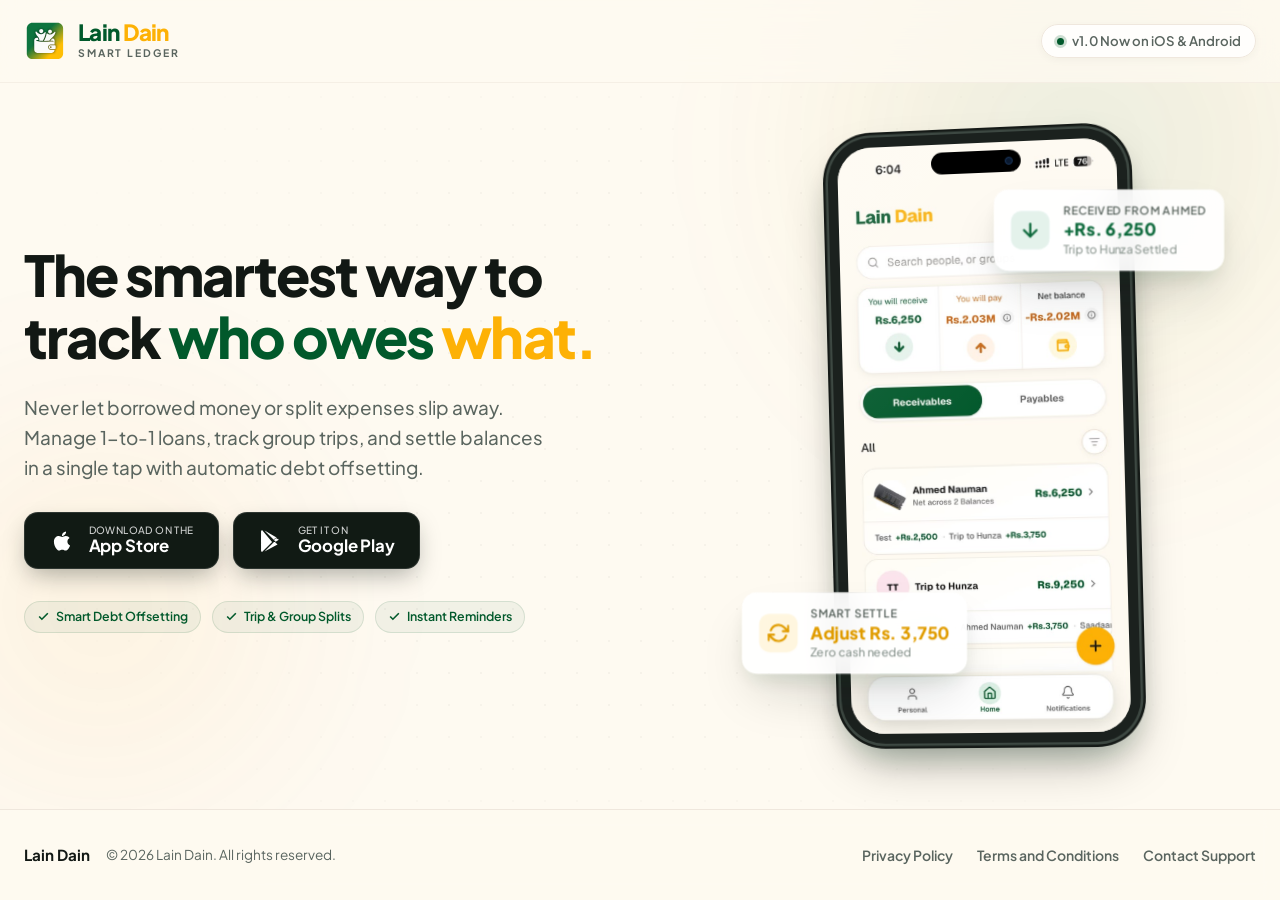
<file: index.html>
<!DOCTYPE html>
<html lang="en">
<head>
  <meta charset="UTF-8">
  <meta name="viewport" content="width=device-width, initial-scale=1.0, maximum-scale=5.0">
  
  <!-- Primary Meta Tags -->
  <title>Lain Dain – The Smartest Way to Track Debts, Loans & Split Expenses</title>
  <meta name="title" content="Lain Dain – The Smartest Way to Track Debts, Loans & Split Expenses">
  <meta name="description" content="Effortlessly track who owes what, manage group expenses, record loans, and settle up balances in one tap with smart debt offsetting. Available on iOS and Android.">
  <meta name="keywords" content="lain dain, debt tracker, expense split, group expenses, borrow lend ledger, smart settle, money manager, pakistan expense tracker">
  <meta name="author" content="Lain Dain">
  <meta name="theme-color" content="#FEFAF1">

  <!-- Open Graph / Facebook -->
  <meta property="og:type" content="website">
  <meta property="og:url" content="https://laindain.app/">
  <meta property="og:title" content="Lain Dain – Smart Debt & Expense Sharing">
  <meta property="og:description" content="Never lose track of borrowed money or split expenses again. Track loans, manage group trips, and settle balances in one tap.">
  <meta property="og:image" content="assets/logo.svg">
  <meta property="og:site_name" content="Lain Dain">

  <!-- Twitter / X -->
  <meta property="twitter:card" content="summary_large_image">
  <meta property="twitter:url" content="https://laindain.app/">
  <meta property="twitter:title" content="Lain Dain – Smart Debt & Expense Sharing">
  <meta property="twitter:description" content="Never lose track of borrowed money or split expenses again. Track loans, manage group trips, and settle balances in one tap.">
  <meta property="twitter:image" content="assets/logo.svg">

  <!-- Favicon -->
  <link rel="icon" type="image/svg+xml" href="assets/favicon.svg">
  <link rel="apple-touch-icon" href="assets/favicon.svg">

  <!-- Google Fonts: Plus Jakarta Sans -->
  <link rel="preconnect" href="https://fonts.googleapis.com">
  <link rel="preconnect" href="https://fonts.gstatic.com" crossorigin>
  <link href="https://fonts.googleapis.com/css2?family=Plus+Jakarta+Sans:wght@400;500;600;700;800&display=swap" rel="stylesheet">

  <!-- Stylesheet -->
  <link rel="stylesheet" href="css/style.css">

  <!-- Structured Data (Schema.org) -->
  <script type="application/ld+json">
  {
    "@context": "https://schema.org",
    "@type": "SoftwareApplication",
    "name": "Lain Dain",
    "operatingSystem": "iOS, Android",
    "applicationCategory": "FinanceApplication",
    "description": "Smart peer-to-peer debt ledger, split expense manager, and smart settle calculation app.",
    "offers": {
      "@type": "Offer",
      "price": "0",
      "priceCurrency": "USD"
    },
    "aggregateRating": {
      "@type": "AggregateRating",
      "ratingValue": "4.9",
      "ratingCount": "1280"
    }
  }
  </script>
</head>
<body>

  <!-- Ambient Light Orbs -->
  <div class="ambient-background" aria-hidden="true">
    <div class="glow-orb glow-orb-1"></div>
    <div class="glow-orb glow-orb-2"></div>
    <div class="glow-orb glow-orb-3"></div>
    <div class="grid-overlay"></div>
  </div>

  <div class="page-wrapper">
    
    <!-- Top Navigation Bar -->
    <header class="navbar">
      <div class="container nav-container">
        <a href="index.html" class="brand-logo" aria-label="Lain Dain Home">
          <div class="logo-icon-wrapper">
            <img src="assets/logo.svg" alt="Lain Dain Logo" class="logo-svg" width="42" height="42">
          </div>
          <div class="brand-text">
            <div class="brand-title">
              <span class="text-lain">Lain</span>
              <span class="text-dain">Dain</span>
            </div>
            <span class="brand-subtitle">Smart Ledger</span>
          </div>
        </a>

        <div class="nav-center-badge">
          <span class="status-dot"></span>
          <span>v1.0 Now on iOS & Android</span>
        </div>
      </div>
    </header>

    <!-- Main Hero Section -->
    <main class="hero-section" id="hero">
      <div class="container">
        <div class="hero-grid">
          
          <!-- Left Column: Copy & CTAs -->
          <div class="hero-content">

            <h1 class="hero-heading">
              The smartest way to track <span class="highlight-green">who owes</span> <span class="highlight-amber">what.</span>
            </h1>

            <p class="hero-subheading">
              Never let borrowed money or split expenses slip away. Manage 1-to-1 loans, track group trips, and settle balances in a single tap with automatic debt offsetting.
            </p>

            <!-- App Store & Google Play Buttons -->
            <div class="store-buttons-group" id="download">
              
              <!-- Apple App Store Button -->
              <a href="#" class="btn-store" id="btnAppStore" aria-label="Download Lain Dain on the Apple App Store">
                <div class="store-icon-box">
                  <svg viewBox="0 0 384 512" fill="currentColor">
                    <path d="M318.7 268.7c-.2-36.7 16.4-64.4 50-84.8-18.8-26.9-47.2-41.7-84.7-44.6-35.5-2.8-74.3 20.7-88.5 20.7-15 0-49.4-19.7-76.4-19.7C63.3 141.2 4 184.8 4 273.5q0 39.3 14.4 81.2c12.8 36.7 59 126.7 107.2 125.2 25.2-.6 43-17.9 75.8-17.9 31.8 0 48.3 17.9 76.4 17.9 48.6-.7 90.4-82.5 102.6-119.3-65.2-30.7-61.7-90-61.7-91.9zm-56.6-164.2c27.3-32.4 24.8-61.9 24-72.5-24.1 1.4-52 16.4-67.9 34.9-17.5 19.8-27.8 44.3-25.6 71.9 26.1 2 49.9-11.4 69.5-34.3z"/>
                  </svg>
                </div>
                <div class="store-text-box">
                  <span class="store-caption">Download on the</span>
                  <span class="store-title">App Store</span>
                </div>
              </a>

              <!-- Google Play Store Button -->
              <a href="#" class="btn-store" id="btnGooglePlay" aria-label="Get Lain Dain on Google Play">
                <div class="store-icon-box">
                  <svg viewBox="0 0 512 512" fill="currentColor">
                    <path d="M325.3 234.3L104.6 13l280.8 161.2-60.1 60.1zM47 0C34 6.8 24 20.6 24 37.7v436.6c0 17.1 10 30.8 23 37.7l234-234L47 0zm372.2 214.6L363.5 183l-45.3 45.3 45.3 45.3 56.7-32.6c13.7-7.9 13.7-28.5-1-36.4zm-70.9 63.1l60.1 60.1L104.6 499l220.7-221.3z"/>
                  </svg>
                </div>
                <div class="store-text-box">
                  <span class="store-caption">GET IT ON</span>
                  <span class="store-title">Google Play</span>
                </div>
              </a>

            </div>

            <!-- Feature Pills Strip -->
            <div class="features-mini-strip">
              <span class="feature-tag-pill">
                <svg viewBox="0 0 24 24" fill="none" stroke="currentColor" stroke-width="3"><polyline points="20 6 9 17 4 12"></polyline></svg>
                Smart Debt Offsetting
              </span>
              <span class="feature-tag-pill">
                <svg viewBox="0 0 24 24" fill="none" stroke="currentColor" stroke-width="3"><polyline points="20 6 9 17 4 12"></polyline></svg>
                Trip &amp; Group Splits
              </span>
              <span class="feature-tag-pill">
                <svg viewBox="0 0 24 24" fill="none" stroke="currentColor" stroke-width="3"><polyline points="20 6 9 17 4 12"></polyline></svg>
                Instant Reminders
              </span>
            </div>

          </div>

          <!-- Right Column: Smartphone Mockup & Floating Badges -->
          <div class="hero-showcase-column">
            
            <div class="device-showcase-wrapper">
              
              <!-- Floating Pill 1: Top Right (Received Money) -->
              <div class="floating-badge badge-top-right">
                <div class="badge-icon-box green">
                  <svg width="20" height="20" viewBox="0 0 24 24" fill="none" stroke="currentColor" stroke-width="2.5" stroke-linecap="round" stroke-linejoin="round">
                    <line x1="12" y1="5" x2="12" y2="19"></line>
                    <polyline points="19 12 12 19 5 12"></polyline>
                  </svg>
                </div>
                <div class="badge-content">
                  <span class="badge-label">Received from Ahmed</span>
                  <span class="badge-amount positive">+Rs. 6,250</span>
                  <span class="badge-subtext">Trip to Hunza Settled</span>
                </div>
              </div>

              <!-- Floating Pill 2: Bottom Left (Smart Settle Adjust) -->
              <div class="floating-badge badge-bottom-left">
                <div class="badge-icon-box amber">
                  <svg width="20" height="20" viewBox="0 0 24 24" fill="none" stroke="currentColor" stroke-width="2.5" stroke-linecap="round" stroke-linejoin="round">
                    <polyline points="23 4 23 10 17 10"></polyline>
                    <polyline points="1 20 1 14 7 14"></polyline>
                    <path d="M3.51 9a9 9 0 0 1 14.85-3.36L23 10M1 14l4.64 4.36A9 9 0 0 0 20.49 15"></path>
                  </svg>
                </div>
                <div class="badge-content">
                  <span class="badge-label">Smart Settle</span>
                  <span class="badge-amount amber">Adjust Rs. 3,750</span>
                  <span class="badge-subtext">Zero cash needed</span>
                </div>
              </div>

              <!-- Smartphone Frame (Titanium Bezel + Dynamic Island) -->
              <div class="smartphone-frame" id="phoneMockup">
                <div class="device-screen-container">
                  
                  <!-- Dynamic Island -->
                  <div class="device-island">
                    <div class="island-camera"></div>
                  </div>
                  
                  <!-- Real App Screenshot (Auto Rotating Carousel) -->
                  <img 
                    src="assets/screenshots/screen-dashboard.png" 
                    alt="Lain Dain Mobile Application Interface" 
                    id="deviceScreenshot" 
                    class="device-screenshot-img"
                    width="320"
                    height="650"
                  >
                  
                  <!-- Screen Glass Glow Reflection -->
                  <div class="device-screen-glow"></div>
                </div>
              </div>

            </div>

          </div>

        </div>
      </div>
    </main>

    <!-- Footer -->
    <footer class="footer">
      <div class="container footer-container">
        <div class="footer-left">
          <span class="footer-brand">Lain Dain</span>
          <span class="footer-copyright">&copy; 2026 Lain Dain. All rights reserved.</span>
        </div>
        <ul class="footer-links">
          <li class="footer-link-item"><a href="privacy.html">Privacy Policy</a></li>
          <li class="footer-link-item"><a href="terms.html">Terms and Conditions</a></li>
          <li class="footer-link-item"><a href="mailto:laindainwallet@gmail.com">Contact Support</a></li>
        </ul>
      </div>
    </footer>

  </div>

  <!-- Store Download Toast Modal (for coming soon / dummy links) -->
  <div class="toast-modal-overlay" id="storeModal" role="dialog" aria-modal="true" aria-labelledby="modalTitle">
    <div class="toast-modal-card">
      <div class="modal-icon-badge">📱</div>
      <h3 class="modal-title" id="modalTitle">Get Ready for Lain Dain</h3>
      <p class="modal-desc">
        We are finalizing our store listings for iOS and Android. Stay tuned for the public release, or contact us to join our exclusive early beta on TestFlight!
      </p>
      <button class="modal-close-btn" id="modalCloseBtn">Got it, thanks!</button>
    </div>
  </div>

  <!-- Script -->
  <script src="js/main.js"></script>
</body>
</html>
</file>
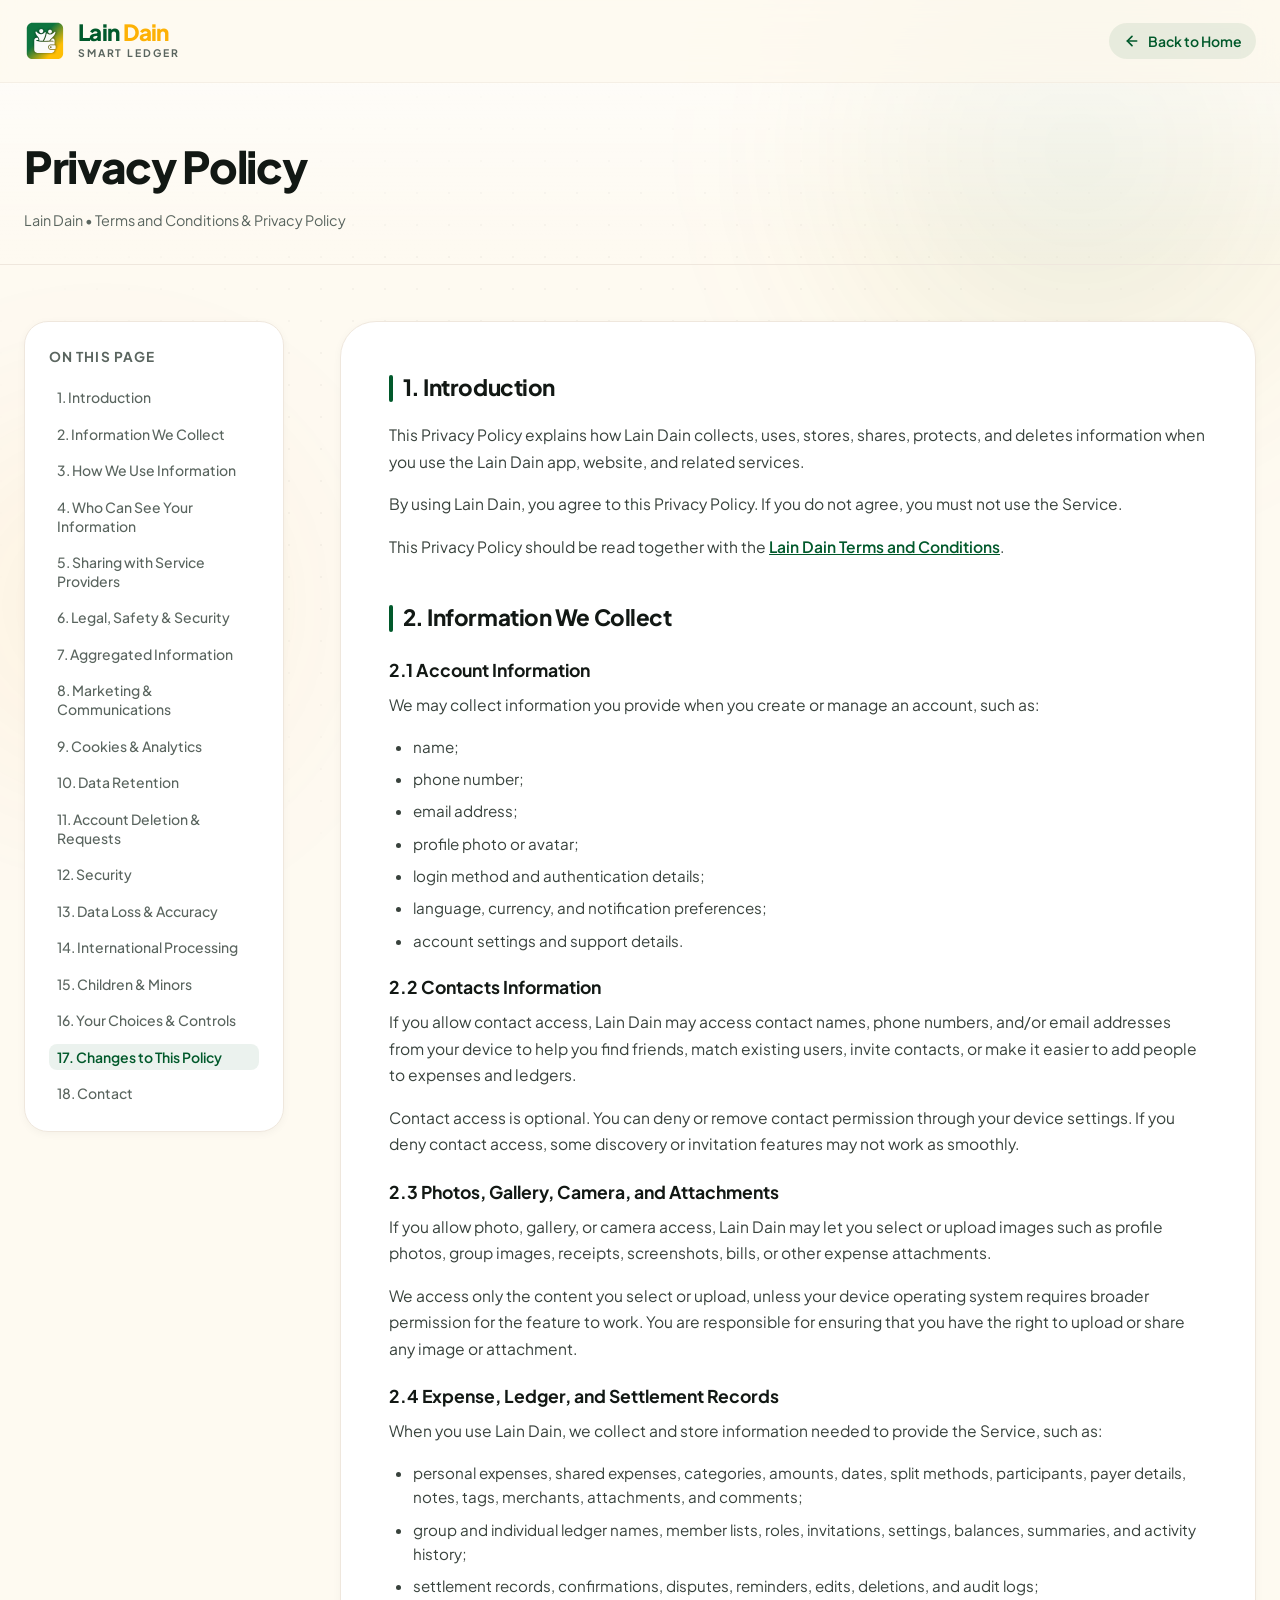
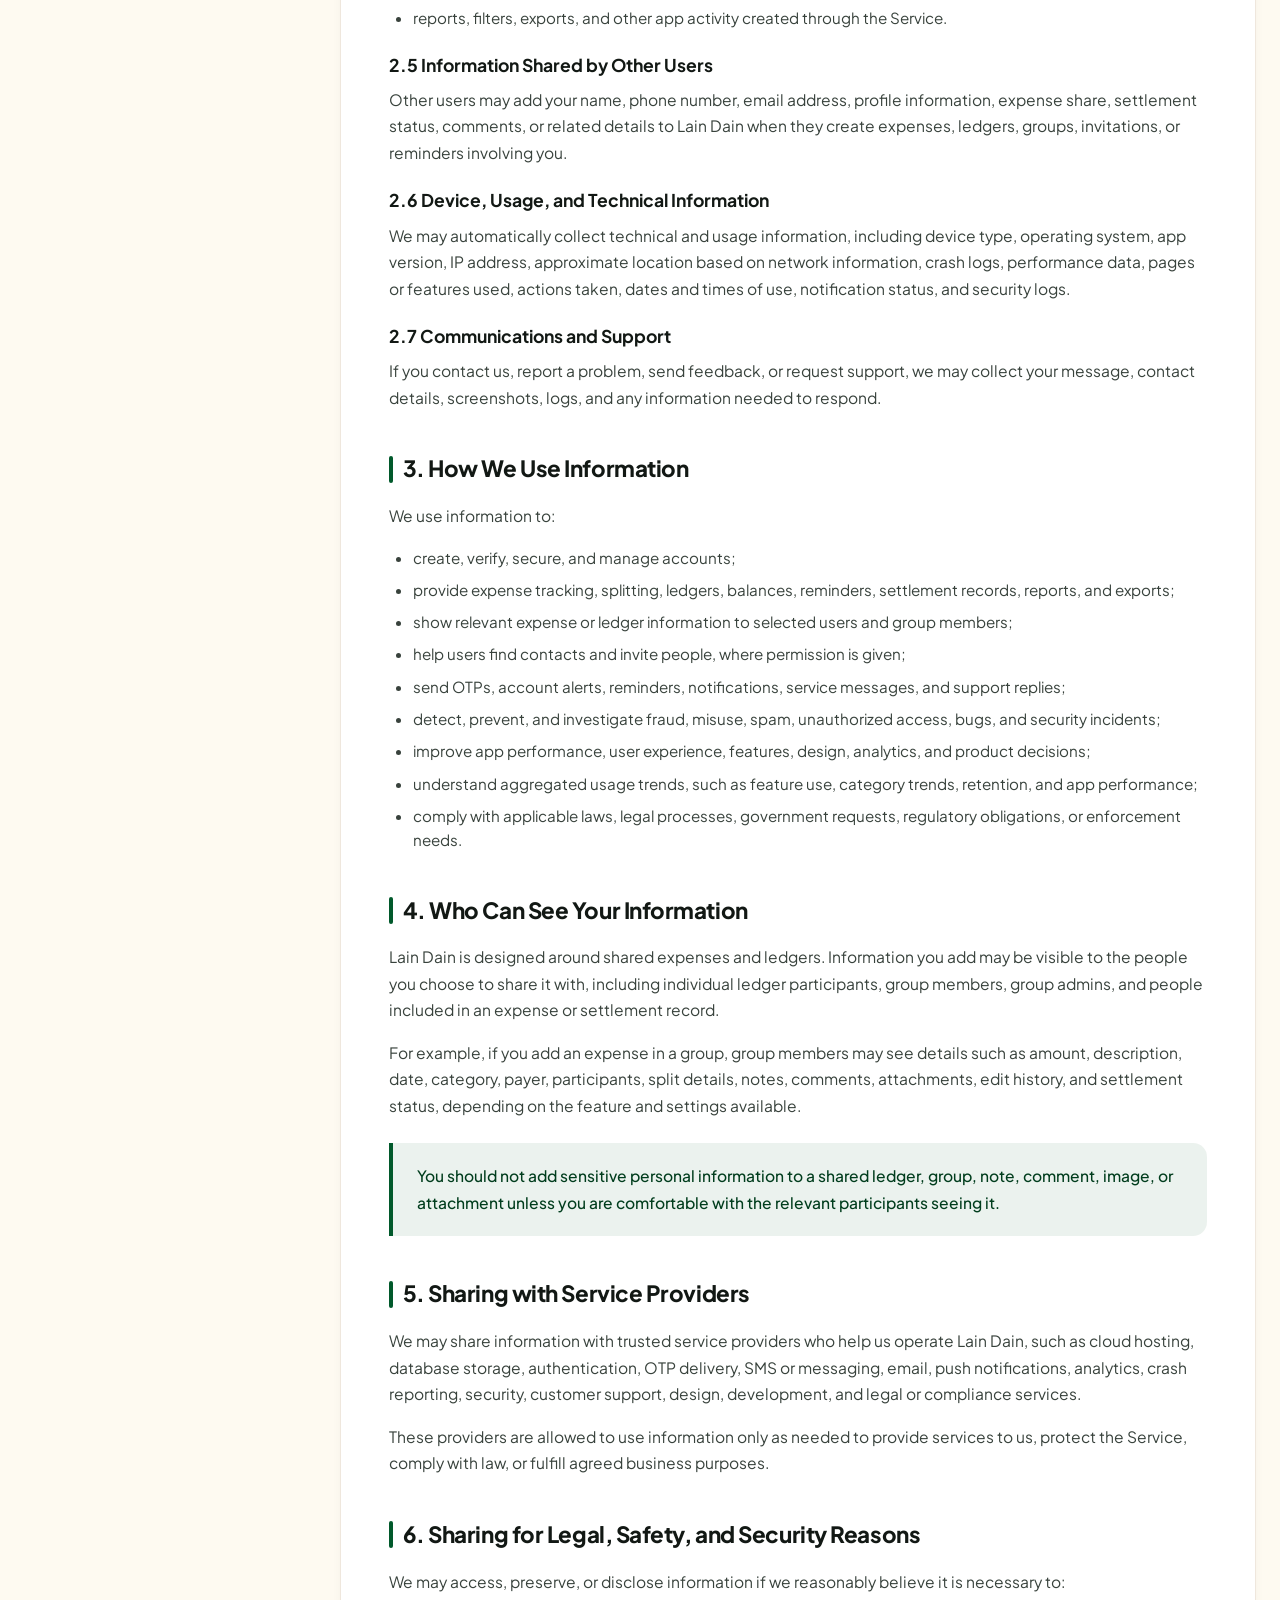
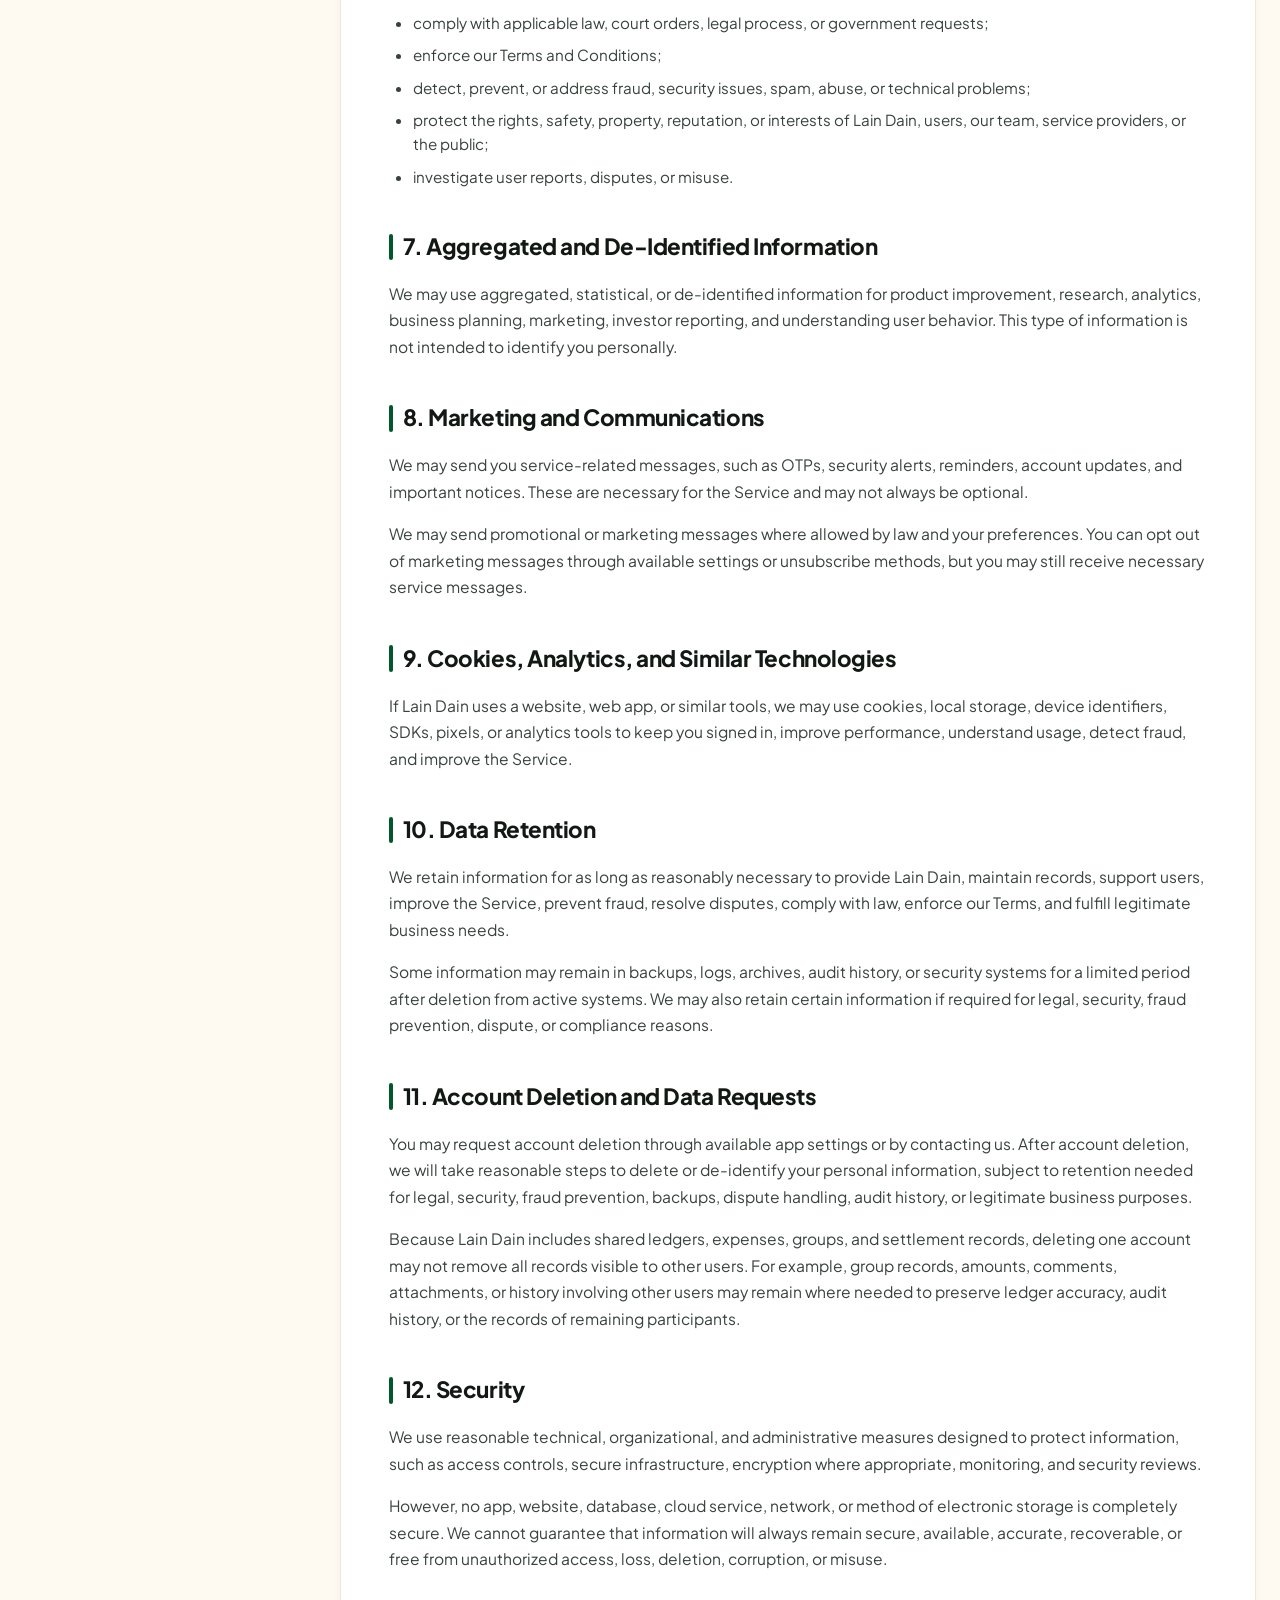
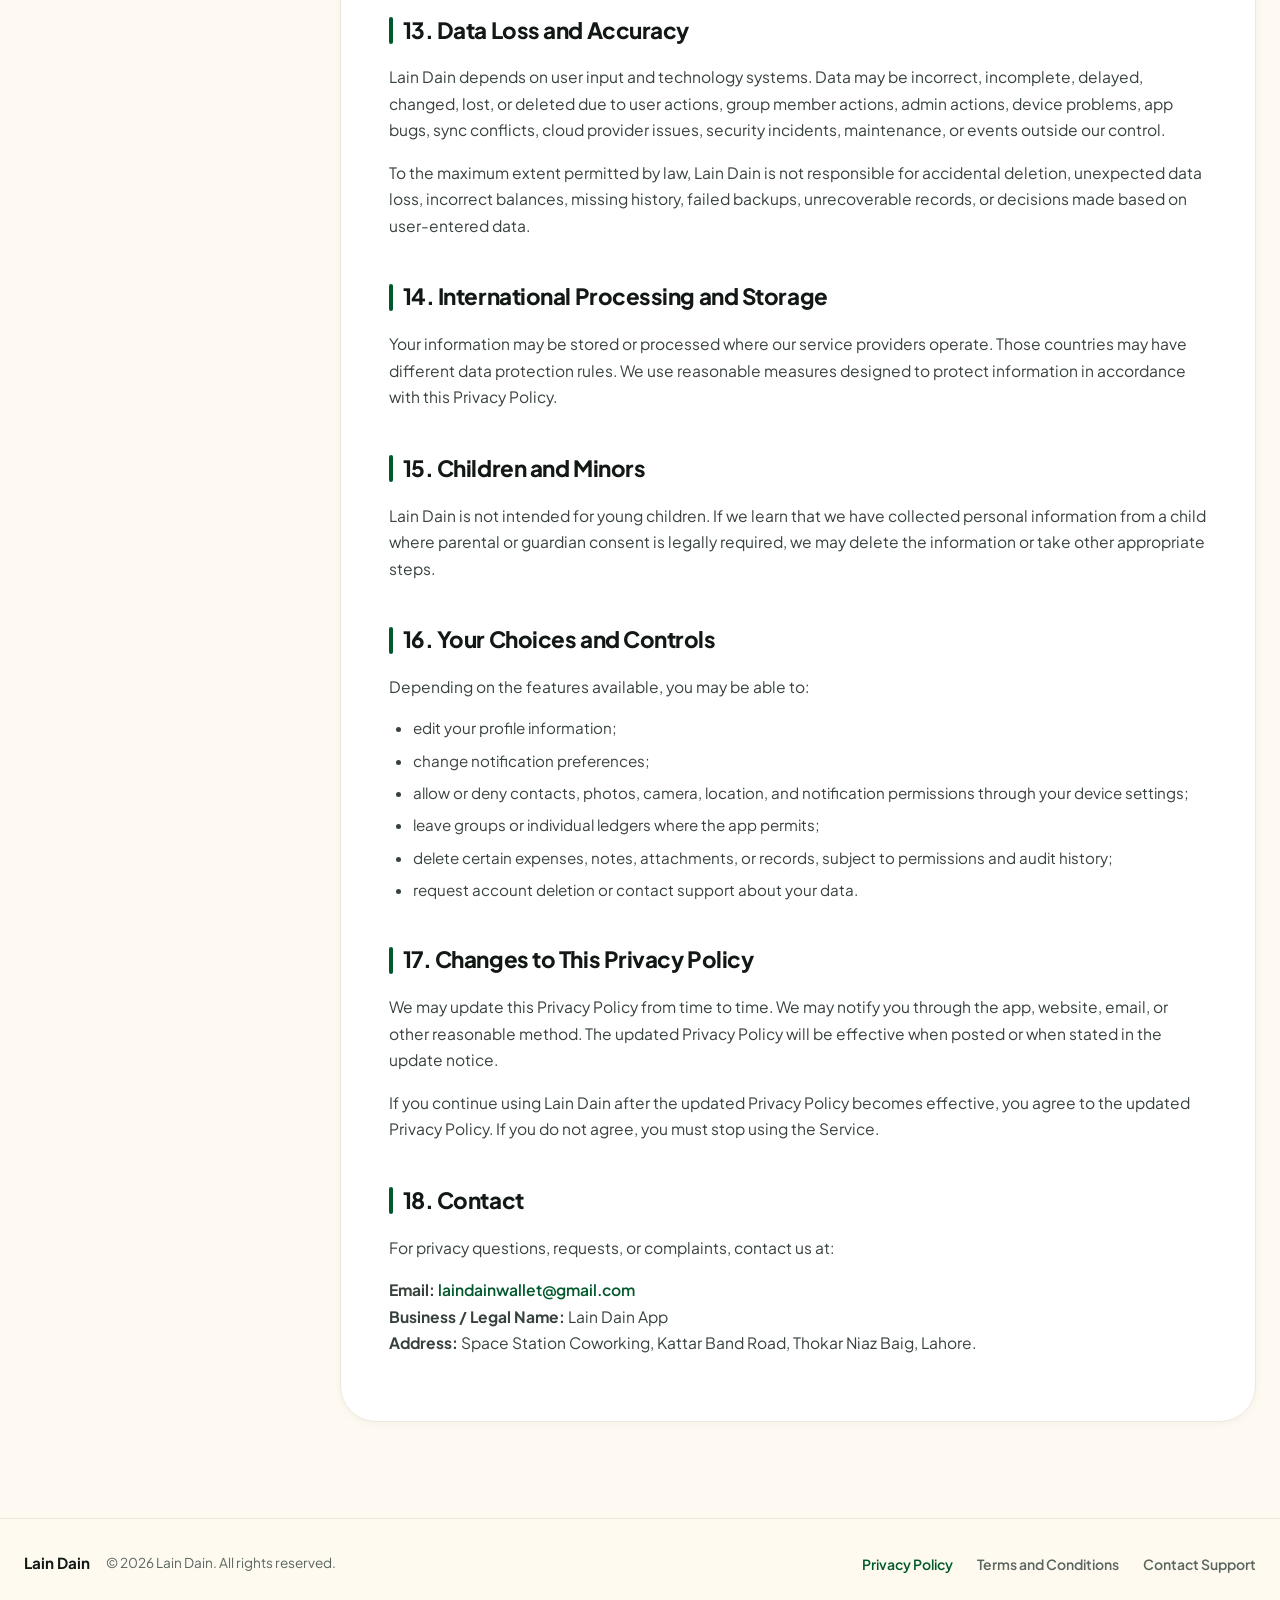
<file: privacy.html>
<!DOCTYPE html>
<html lang="en">
<head>
  <meta charset="UTF-8">
  <meta name="viewport" content="width=device-width, initial-scale=1.0, maximum-scale=5.0">
  
  <title>Privacy Policy – Lain Dain</title>
  <meta name="title" content="Privacy Policy – Lain Dain">
  <meta name="description" content="Official Privacy Policy for Lain Dain. Learn how we collect, use, store, protect, and handle your information.">
  <meta name="robots" content="index, follow">
  <meta name="theme-color" content="#FEFAF1">

  <!-- Favicon -->
  <link rel="icon" type="image/svg+xml" href="assets/favicon.svg">
  <link rel="apple-touch-icon" href="assets/favicon.svg">

  <!-- Google Fonts: Plus Jakarta Sans -->
  <link rel="preconnect" href="https://fonts.googleapis.com">
  <link rel="preconnect" href="https://fonts.gstatic.com" crossorigin>
  <link href="https://fonts.googleapis.com/css2?family=Plus+Jakarta+Sans:wght@400;500;600;700;800&display=swap" rel="stylesheet">

  <!-- Stylesheet -->
  <link rel="stylesheet" href="css/style.css">
</head>
<body>

  <!-- Ambient Light Orbs -->
  <div class="ambient-background" aria-hidden="true">
    <div class="glow-orb glow-orb-1"></div>
    <div class="glow-orb glow-orb-2"></div>
    <div class="grid-overlay"></div>
  </div>

  <div class="page-wrapper">
    
    <!-- Top Navigation Bar -->
    <header class="navbar">
      <div class="container nav-container">
        <a href="index.html" class="brand-logo" aria-label="Lain Dain Home">
          <div class="logo-icon-wrapper">
            <img src="assets/logo.svg" alt="Lain Dain Logo" class="logo-svg" width="42" height="42">
          </div>
          <div class="brand-text">
            <div class="brand-title">
              <span class="text-lain">Lain</span>
              <span class="text-dain">Dain</span>
            </div>
            <span class="brand-subtitle">Smart Ledger</span>
          </div>
        </a>

        <div class="nav-actions">
          <a href="index.html" class="btn-back-home">
            <svg width="16" height="16" viewBox="0 0 24 24" fill="none" stroke="currentColor" stroke-width="2.5" stroke-linecap="round" stroke-linejoin="round">
              <line x1="19" y1="12" x2="5" y2="12"></line>
              <polyline points="12 19 5 12 12 5"></polyline>
            </svg>
            <span>Back to Home</span>
          </a>
        </div>
      </div>
    </header>

    <!-- Legal Header -->
    <div class="legal-header">
      <div class="container">
        <h1 class="legal-title">Privacy Policy</h1>
        <p class="legal-meta">Lain Dain • Terms and Conditions &amp; Privacy Policy</p>
      </div>
    </div>

    <!-- Main Legal Content Layout -->
    <main class="container">
      <div class="legal-layout">
        
        <!-- Sticky Table of Contents -->
        <aside class="legal-sidebar" aria-label="Table of contents">
          <h2 class="toc-title">On This Page</h2>
          <nav>
            <ul class="toc-list">
              <li><a href="#introduction" class="active">1. Introduction</a></li>
              <li><a href="#information-we-collect">2. Information We Collect</a></li>
              <li><a href="#how-we-use-information">3. How We Use Information</a></li>
              <li><a href="#who-can-see-information">4. Who Can See Your Information</a></li>
              <li><a href="#service-providers">5. Sharing with Service Providers</a></li>
              <li><a href="#legal-safety">6. Legal, Safety &amp; Security</a></li>
              <li><a href="#aggregated-information">7. Aggregated Information</a></li>
              <li><a href="#marketing-communications">8. Marketing &amp; Communications</a></li>
              <li><a href="#cookies-analytics">9. Cookies &amp; Analytics</a></li>
              <li><a href="#data-retention">10. Data Retention</a></li>
              <li><a href="#account-deletion">11. Account Deletion &amp; Requests</a></li>
              <li><a href="#security">12. Security</a></li>
              <li><a href="#data-loss">13. Data Loss &amp; Accuracy</a></li>
              <li><a href="#international-processing">14. International Processing</a></li>
              <li><a href="#children">15. Children &amp; Minors</a></li>
              <li><a href="#your-choices">16. Your Choices &amp; Controls</a></li>
              <li><a href="#policy-changes">17. Changes to This Policy</a></li>
              <li><a href="#contact">18. Contact</a></li>
            </ul>
          </nav>
        </aside>

        <!-- Legal Policy Body -->
        <article class="legal-content">
          
          <section id="introduction">
            <h2>1. Introduction</h2>
            <p>
              This Privacy Policy explains how Lain Dain collects, uses, stores, shares, protects, and deletes information when you use the Lain Dain app, website, and related services.
            </p>
            <p>
              By using Lain Dain, you agree to this Privacy Policy. If you do not agree, you must not use the Service.
            </p>
            <p>
              This Privacy Policy should be read together with the <a href="terms.html" style="color: var(--primary); font-weight: 600; text-decoration: underline;">Lain Dain Terms and Conditions</a>.
            </p>
          </section>

          <section id="information-we-collect">
            <h2>2. Information We Collect</h2>
            
            <h3 style="font-size: 1.1rem; font-weight: 700; color: var(--text-main); margin: 1.25rem 0 0.5rem 0;">2.1 Account Information</h3>
            <p>We may collect information you provide when you create or manage an account, such as:</p>
            <ul>
              <li>name;</li>
              <li>phone number;</li>
              <li>email address;</li>
              <li>profile photo or avatar;</li>
              <li>login method and authentication details;</li>
              <li>language, currency, and notification preferences;</li>
              <li>account settings and support details.</li>
            </ul>

            <h3 style="font-size: 1.1rem; font-weight: 700; color: var(--text-main); margin: 1.25rem 0 0.5rem 0;">2.2 Contacts Information</h3>
            <p>
              If you allow contact access, Lain Dain may access contact names, phone numbers, and/or email addresses from your device to help you find friends, match existing users, invite contacts, or make it easier to add people to expenses and ledgers.
            </p>
            <p>
              Contact access is optional. You can deny or remove contact permission through your device settings. If you deny contact access, some discovery or invitation features may not work as smoothly.
            </p>

            <h3 style="font-size: 1.1rem; font-weight: 700; color: var(--text-main); margin: 1.25rem 0 0.5rem 0;">2.3 Photos, Gallery, Camera, and Attachments</h3>
            <p>
              If you allow photo, gallery, or camera access, Lain Dain may let you select or upload images such as profile photos, group images, receipts, screenshots, bills, or other expense attachments.
            </p>
            <p>
              We access only the content you select or upload, unless your device operating system requires broader permission for the feature to work. You are responsible for ensuring that you have the right to upload or share any image or attachment.
            </p>

            <h3 style="font-size: 1.1rem; font-weight: 700; color: var(--text-main); margin: 1.25rem 0 0.5rem 0;">2.4 Expense, Ledger, and Settlement Records</h3>
            <p>When you use Lain Dain, we collect and store information needed to provide the Service, such as:</p>
            <ul>
              <li>personal expenses, shared expenses, categories, amounts, dates, split methods, participants, payer details, notes, tags, merchants, attachments, and comments;</li>
              <li>group and individual ledger names, member lists, roles, invitations, settings, balances, summaries, and activity history;</li>
              <li>settlement records, confirmations, disputes, reminders, edits, deletions, and audit logs;</li>
              <li>reports, filters, exports, and other app activity created through the Service.</li>
            </ul>

            <h3 style="font-size: 1.1rem; font-weight: 700; color: var(--text-main); margin: 1.25rem 0 0.5rem 0;">2.5 Information Shared by Other Users</h3>
            <p>
              Other users may add your name, phone number, email address, profile information, expense share, settlement status, comments, or related details to Lain Dain when they create expenses, ledgers, groups, invitations, or reminders involving you.
            </p>

            <h3 style="font-size: 1.1rem; font-weight: 700; color: var(--text-main); margin: 1.25rem 0 0.5rem 0;">2.6 Device, Usage, and Technical Information</h3>
            <p>
              We may automatically collect technical and usage information, including device type, operating system, app version, IP address, approximate location based on network information, crash logs, performance data, pages or features used, actions taken, dates and times of use, notification status, and security logs.
            </p>

            <h3 style="font-size: 1.1rem; font-weight: 700; color: var(--text-main); margin: 1.25rem 0 0.5rem 0;">2.7 Communications and Support</h3>
            <p>
              If you contact us, report a problem, send feedback, or request support, we may collect your message, contact details, screenshots, logs, and any information needed to respond.
            </p>
          </section>

          <section id="how-we-use-information">
            <h2>3. How We Use Information</h2>
            <p>We use information to:</p>
            <ul>
              <li>create, verify, secure, and manage accounts;</li>
              <li>provide expense tracking, splitting, ledgers, balances, reminders, settlement records, reports, and exports;</li>
              <li>show relevant expense or ledger information to selected users and group members;</li>
              <li>help users find contacts and invite people, where permission is given;</li>
              <li>send OTPs, account alerts, reminders, notifications, service messages, and support replies;</li>
              <li>detect, prevent, and investigate fraud, misuse, spam, unauthorized access, bugs, and security incidents;</li>
              <li>improve app performance, user experience, features, design, analytics, and product decisions;</li>
              <li>understand aggregated usage trends, such as feature use, category trends, retention, and app performance;</li>
              <li>comply with applicable laws, legal processes, government requests, regulatory obligations, or enforcement needs.</li>
            </ul>
          </section>

          <section id="who-can-see-information">
            <h2>4. Who Can See Your Information</h2>
            <p>
              Lain Dain is designed around shared expenses and ledgers. Information you add may be visible to the people you choose to share it with, including individual ledger participants, group members, group admins, and people included in an expense or settlement record.
            </p>
            <p>
              For example, if you add an expense in a group, group members may see details such as amount, description, date, category, payer, participants, split details, notes, comments, attachments, edit history, and settlement status, depending on the feature and settings available.
            </p>
            <div class="highlight-box">
              <p>
                You should not add sensitive personal information to a shared ledger, group, note, comment, image, or attachment unless you are comfortable with the relevant participants seeing it.
              </p>
            </div>
          </section>

          <section id="service-providers">
            <h2>5. Sharing with Service Providers</h2>
            <p>
              We may share information with trusted service providers who help us operate Lain Dain, such as cloud hosting, database storage, authentication, OTP delivery, SMS or messaging, email, push notifications, analytics, crash reporting, security, customer support, design, development, and legal or compliance services.
            </p>
            <p>
              These providers are allowed to use information only as needed to provide services to us, protect the Service, comply with law, or fulfill agreed business purposes.
            </p>
          </section>

          <section id="legal-safety">
            <h2>6. Sharing for Legal, Safety, and Security Reasons</h2>
            <p>
              We may access, preserve, or disclose information if we reasonably believe it is necessary to:
            </p>
            <ul>
              <li>comply with applicable law, court orders, legal process, or government requests;</li>
              <li>enforce our Terms and Conditions;</li>
              <li>detect, prevent, or address fraud, security issues, spam, abuse, or technical problems;</li>
              <li>protect the rights, safety, property, reputation, or interests of Lain Dain, users, our team, service providers, or the public;</li>
              <li>investigate user reports, disputes, or misuse.</li>
            </ul>
          </section>

          <section id="aggregated-information">
            <h2>7. Aggregated and De-Identified Information</h2>
            <p>
              We may use aggregated, statistical, or de-identified information for product improvement, research, analytics, business planning, marketing, investor reporting, and understanding user behavior. This type of information is not intended to identify you personally.
            </p>
          </section>

          <section id="marketing-communications">
            <h2>8. Marketing and Communications</h2>
            <p>
              We may send you service-related messages, such as OTPs, security alerts, reminders, account updates, and important notices. These are necessary for the Service and may not always be optional.
            </p>
            <p>
              We may send promotional or marketing messages where allowed by law and your preferences. You can opt out of marketing messages through available settings or unsubscribe methods, but you may still receive necessary service messages.
            </p>
          </section>

          <section id="cookies-analytics">
            <h2>9. Cookies, Analytics, and Similar Technologies</h2>
            <p>
              If Lain Dain uses a website, web app, or similar tools, we may use cookies, local storage, device identifiers, SDKs, pixels, or analytics tools to keep you signed in, improve performance, understand usage, detect fraud, and improve the Service.
            </p>
          </section>

          <section id="data-retention">
            <h2>10. Data Retention</h2>
            <p>
              We retain information for as long as reasonably necessary to provide Lain Dain, maintain records, support users, improve the Service, prevent fraud, resolve disputes, comply with law, enforce our Terms, and fulfill legitimate business needs.
            </p>
            <p>
              Some information may remain in backups, logs, archives, audit history, or security systems for a limited period after deletion from active systems. We may also retain certain information if required for legal, security, fraud prevention, dispute, or compliance reasons.
            </p>
          </section>

          <section id="account-deletion">
            <h2>11. Account Deletion and Data Requests</h2>
            <p>
              You may request account deletion through available app settings or by contacting us. After account deletion, we will take reasonable steps to delete or de-identify your personal information, subject to retention needed for legal, security, fraud prevention, backups, dispute handling, audit history, or legitimate business purposes.
            </p>
            <p>
              Because Lain Dain includes shared ledgers, expenses, groups, and settlement records, deleting one account may not remove all records visible to other users. For example, group records, amounts, comments, attachments, or history involving other users may remain where needed to preserve ledger accuracy, audit history, or the records of remaining participants.
            </p>
          </section>

          <section id="security">
            <h2>12. Security</h2>
            <p>
              We use reasonable technical, organizational, and administrative measures designed to protect information, such as access controls, secure infrastructure, encryption where appropriate, monitoring, and security reviews.
            </p>
            <p>
              However, no app, website, database, cloud service, network, or method of electronic storage is completely secure. We cannot guarantee that information will always remain secure, available, accurate, recoverable, or free from unauthorized access, loss, deletion, corruption, or misuse.
            </p>
          </section>

          <section id="data-loss">
            <h2>13. Data Loss and Accuracy</h2>
            <p>
              Lain Dain depends on user input and technology systems. Data may be incorrect, incomplete, delayed, changed, lost, or deleted due to user actions, group member actions, admin actions, device problems, app bugs, sync conflicts, cloud provider issues, security incidents, maintenance, or events outside our control.
            </p>
            <p>
              To the maximum extent permitted by law, Lain Dain is not responsible for accidental deletion, unexpected data loss, incorrect balances, missing history, failed backups, unrecoverable records, or decisions made based on user-entered data.
            </p>
          </section>

          <section id="international-processing">
            <h2>14. International Processing and Storage</h2>
            <p>
              Your information may be stored or processed where our service providers operate. Those countries may have different data protection rules. We use reasonable measures designed to protect information in accordance with this Privacy Policy.
            </p>
          </section>

          <section id="children">
            <h2>15. Children and Minors</h2>
            <p>
              Lain Dain is not intended for young children. If we learn that we have collected personal information from a child where parental or guardian consent is legally required, we may delete the information or take other appropriate steps.
            </p>
          </section>

          <section id="your-choices">
            <h2>16. Your Choices and Controls</h2>
            <p>Depending on the features available, you may be able to:</p>
            <ul>
              <li>edit your profile information;</li>
              <li>change notification preferences;</li>
              <li>allow or deny contacts, photos, camera, location, and notification permissions through your device settings;</li>
              <li>leave groups or individual ledgers where the app permits;</li>
              <li>delete certain expenses, notes, attachments, or records, subject to permissions and audit history;</li>
              <li>request account deletion or contact support about your data.</li>
            </ul>
          </section>

          <section id="policy-changes">
            <h2>17. Changes to This Privacy Policy</h2>
            <p>
              We may update this Privacy Policy from time to time. We may notify you through the app, website, email, or other reasonable method. The updated Privacy Policy will be effective when posted or when stated in the update notice.
            </p>
            <p>
              If you continue using Lain Dain after the updated Privacy Policy becomes effective, you agree to the updated Privacy Policy. If you do not agree, you must stop using the Service.
            </p>
          </section>

          <section id="contact">
            <h2>18. Contact</h2>
            <p>For privacy questions, requests, or complaints, contact us at:</p>
            <p>
              <strong>Email:</strong> <a href="mailto:laindainwallet@gmail.com" style="color: var(--primary); font-weight: 600;">laindainwallet@gmail.com</a><br>
              <strong>Business / Legal Name:</strong> Lain Dain App<br>
              <strong>Address:</strong> Space Station Coworking, Kattar Band Road, Thokar Niaz Baig, Lahore.
            </p>
          </section>

        </article>

      </div>
    </main>

    <!-- Footer -->
    <footer class="footer">
      <div class="container footer-container">
        <div class="footer-left">
          <span class="footer-brand">Lain Dain</span>
          <span class="footer-copyright">&copy; 2026 Lain Dain. All rights reserved.</span>
        </div>
        <ul class="footer-links">
          <li class="footer-link-item"><a href="privacy.html" style="color: var(--primary);">Privacy Policy</a></li>
          <li class="footer-link-item"><a href="terms.html">Terms and Conditions</a></li>
          <li class="footer-link-item"><a href="mailto:laindainwallet@gmail.com">Contact Support</a></li>
        </ul>
      </div>
    </footer>

  </div>

  <script src="js/main.js"></script>
</body>
</html>
</file>
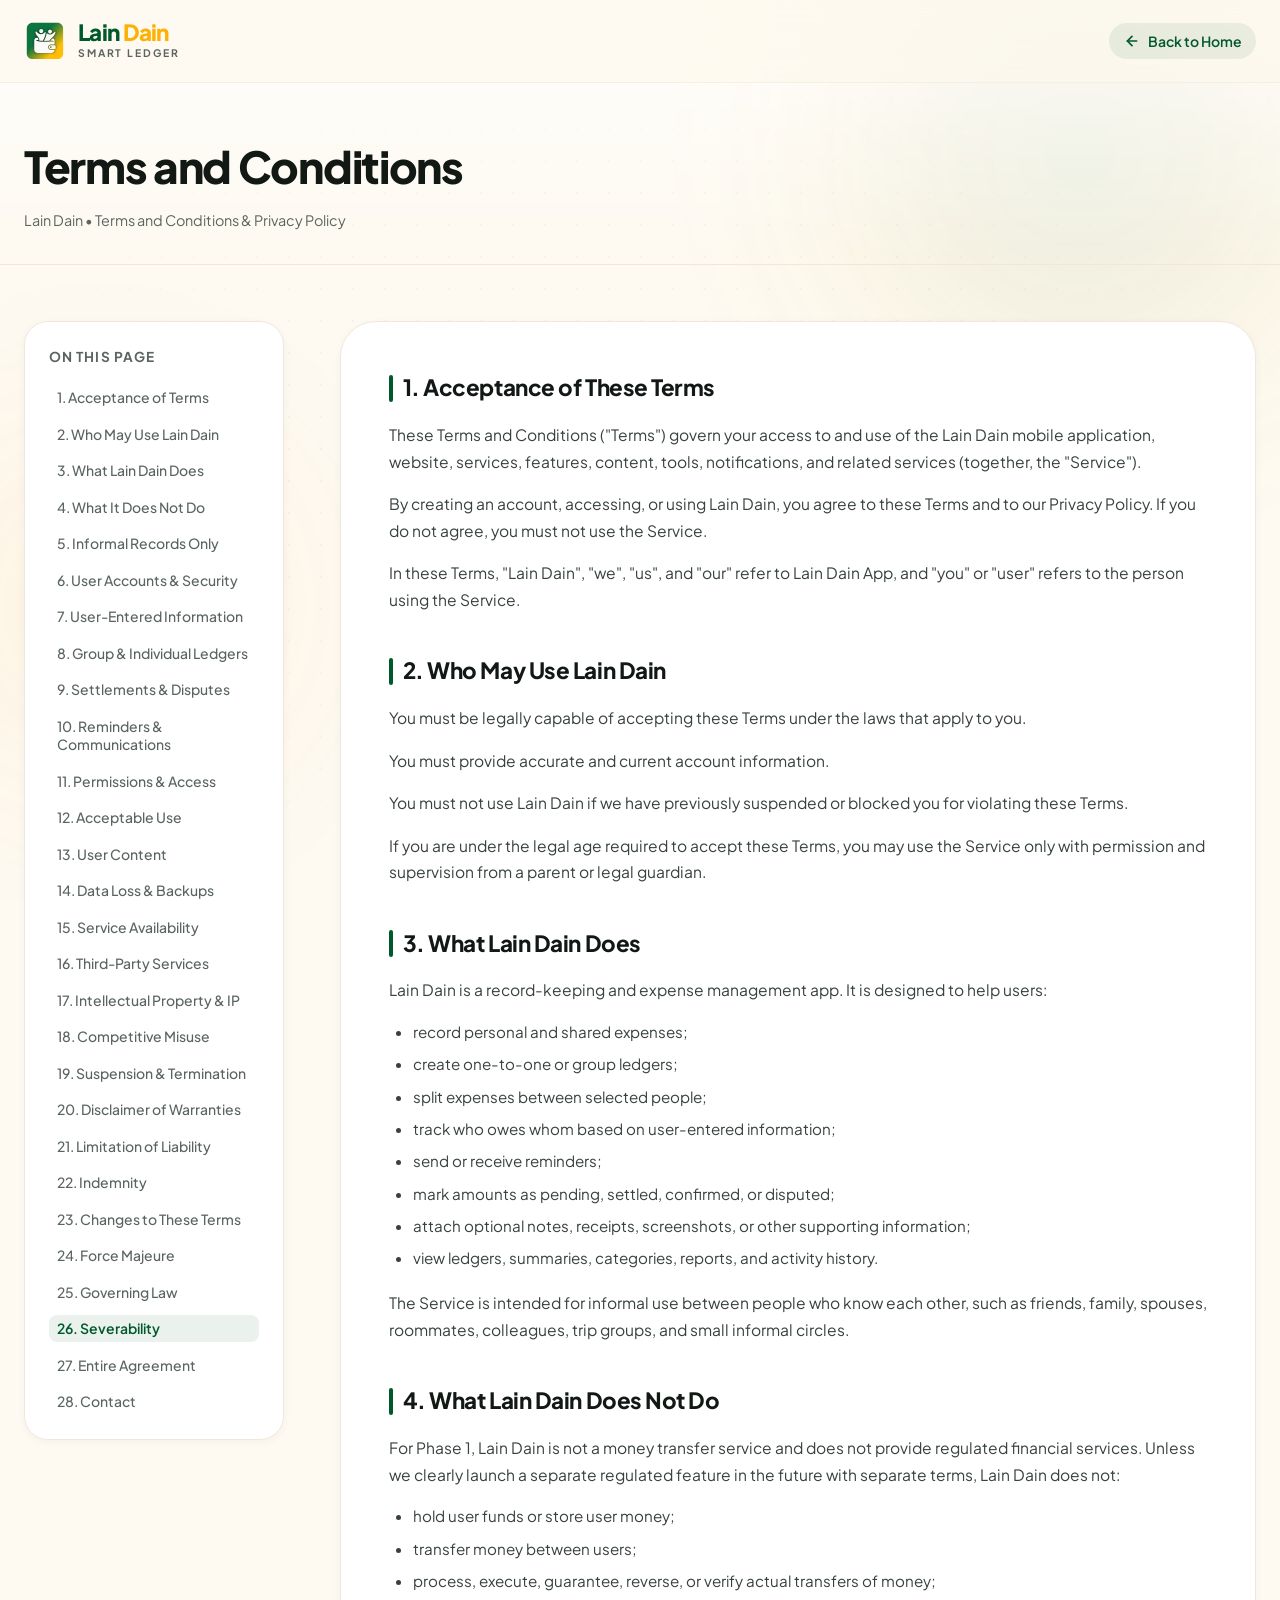
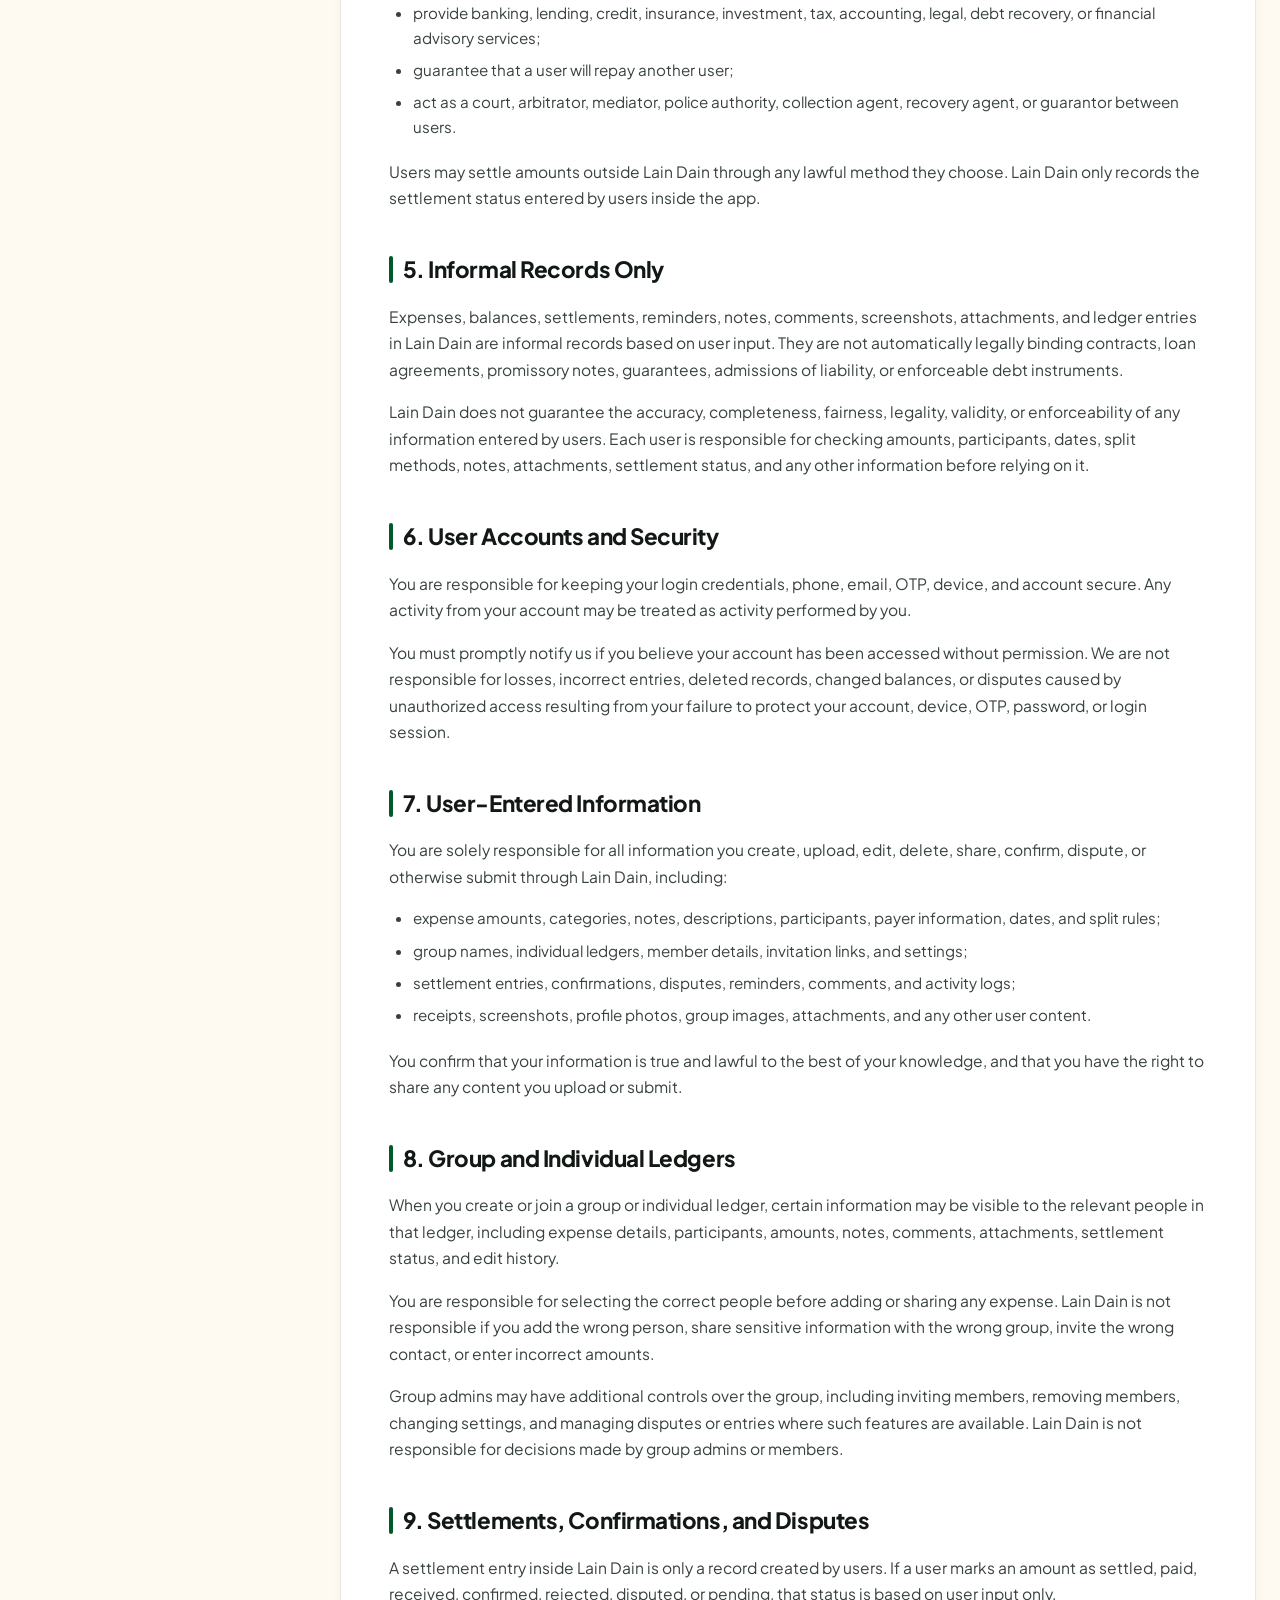
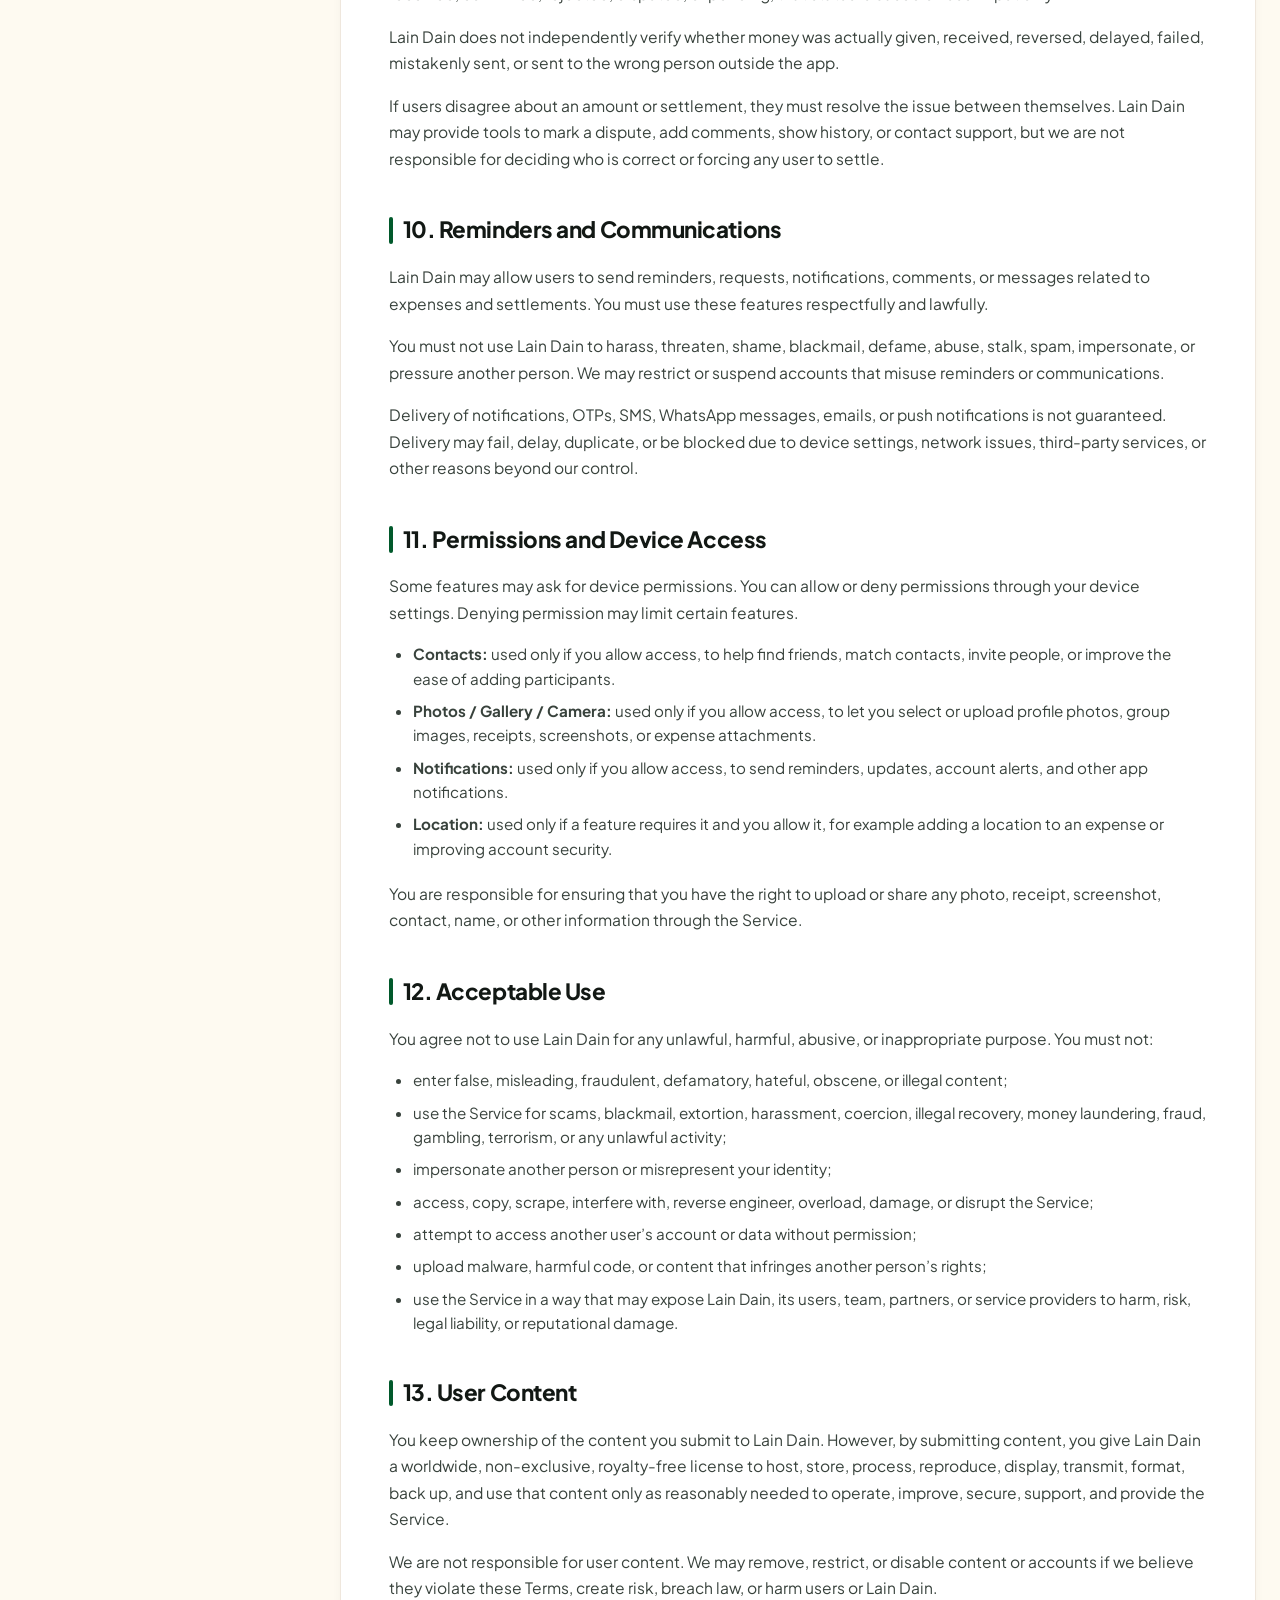
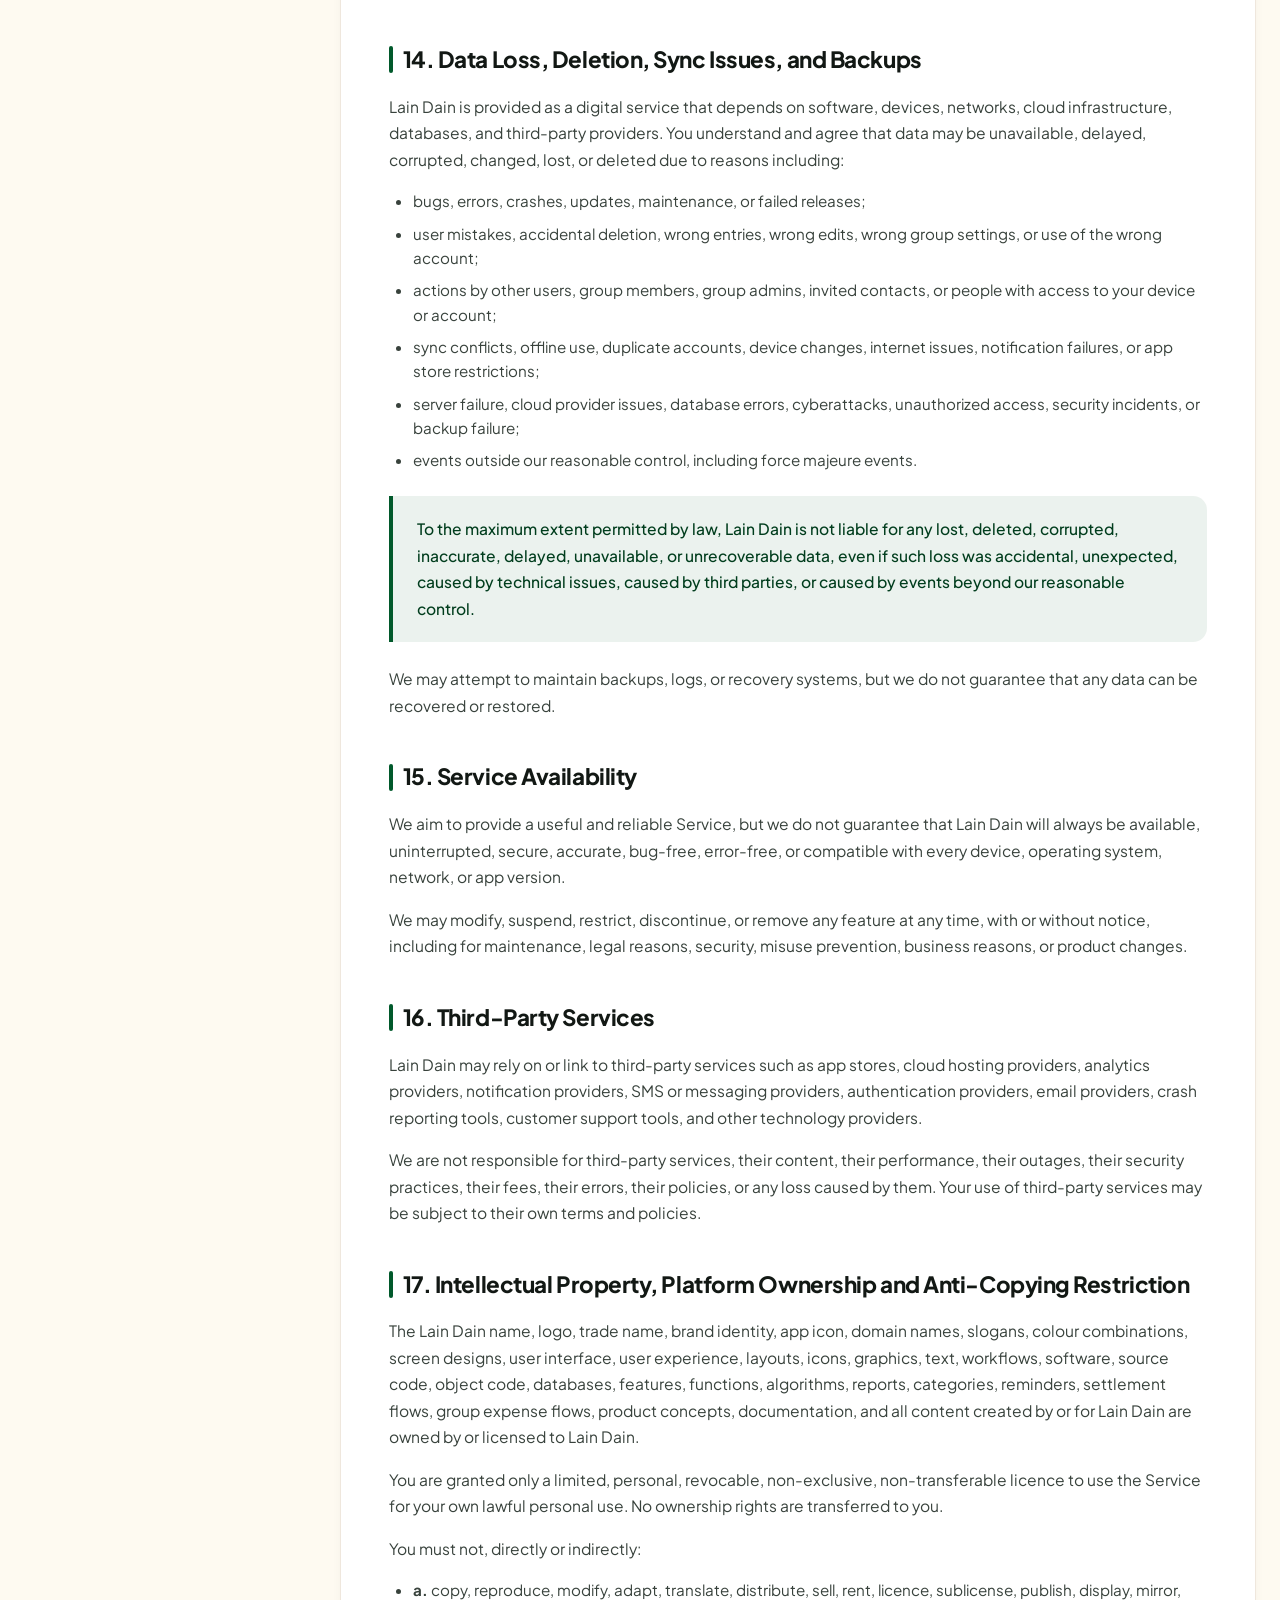
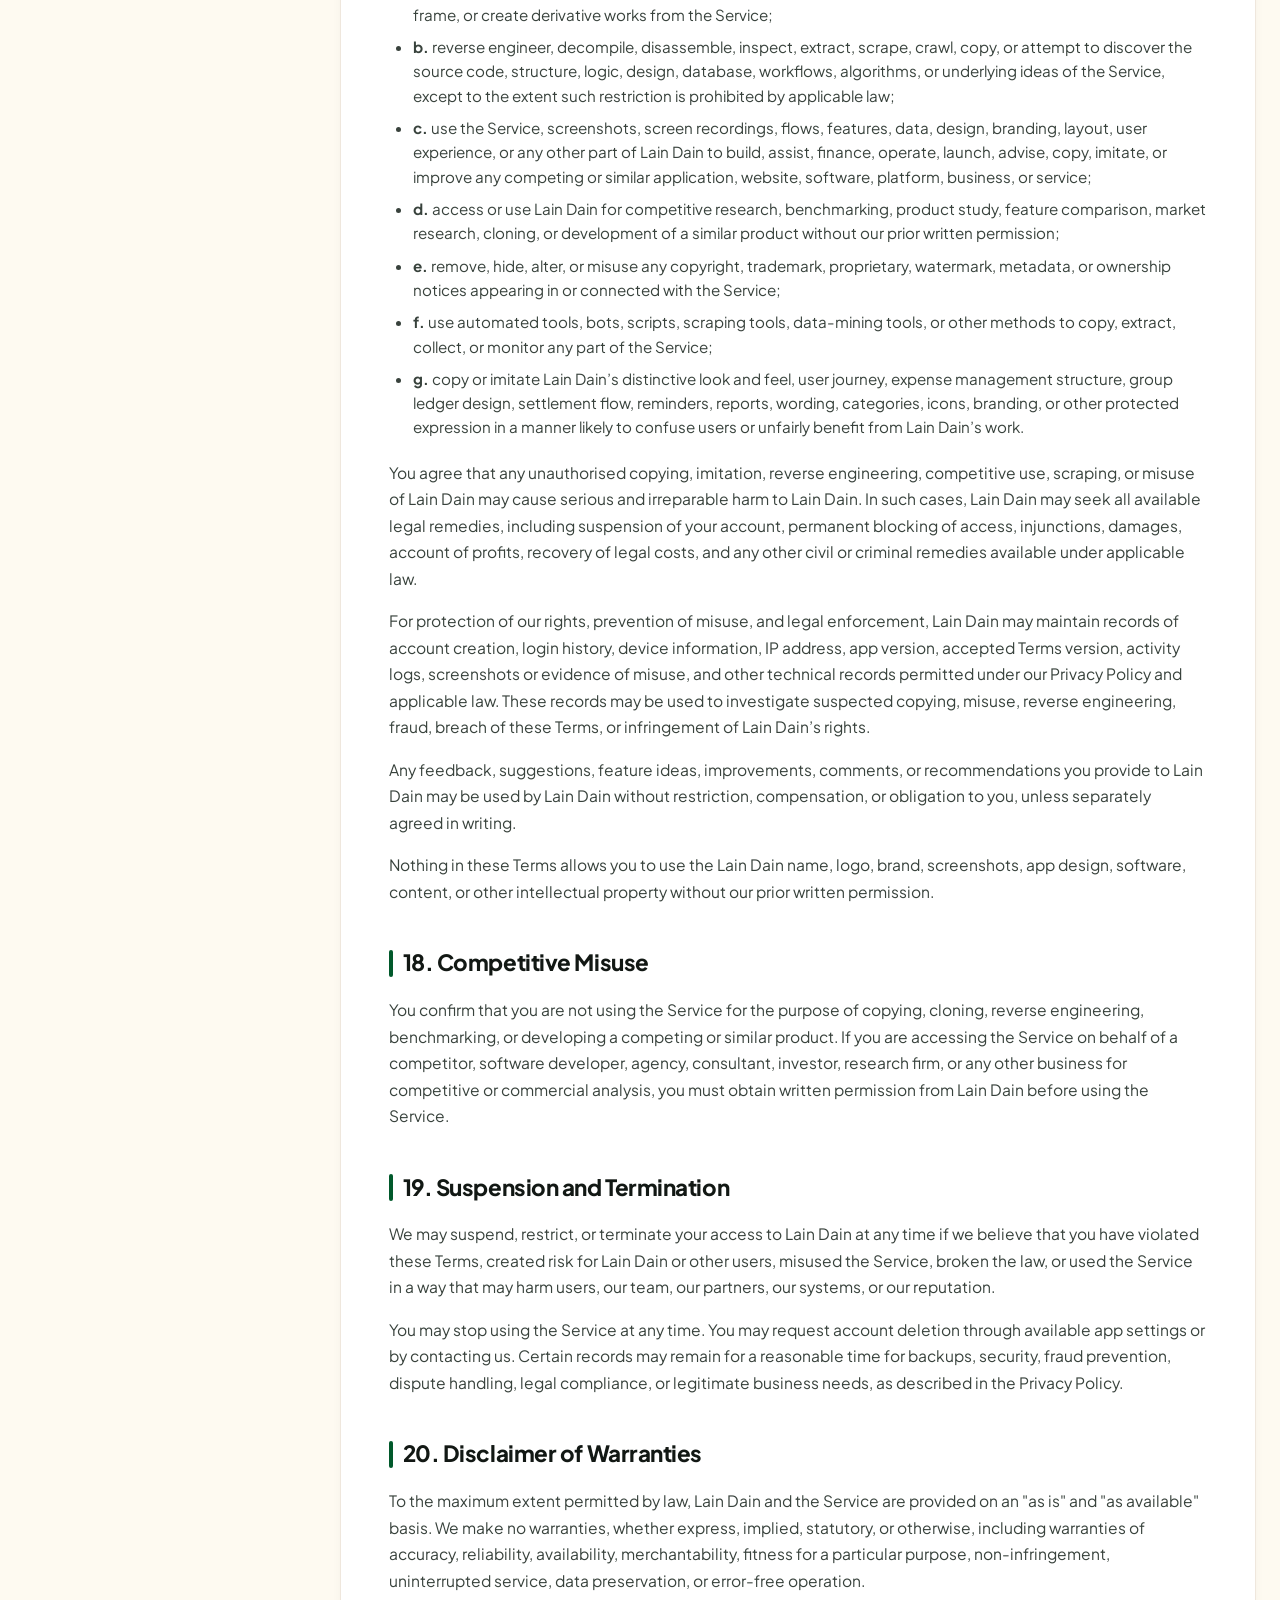
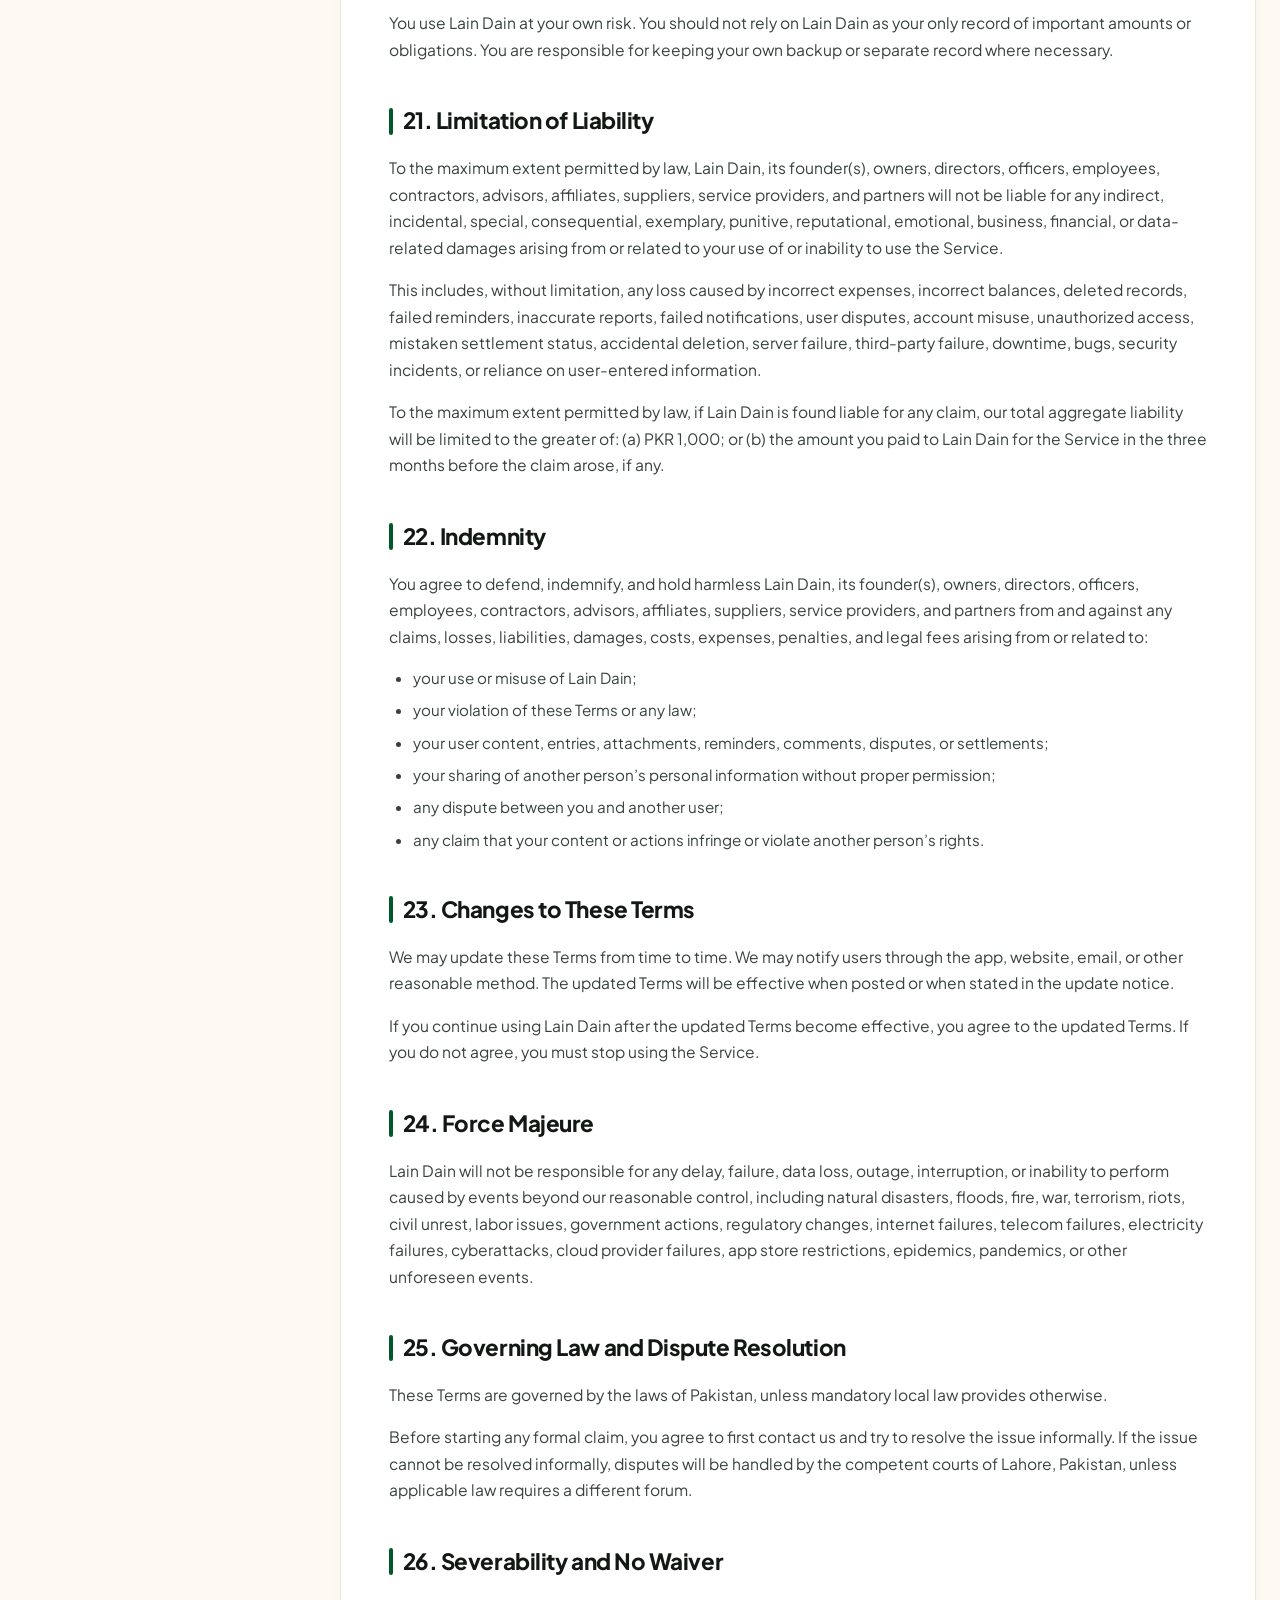
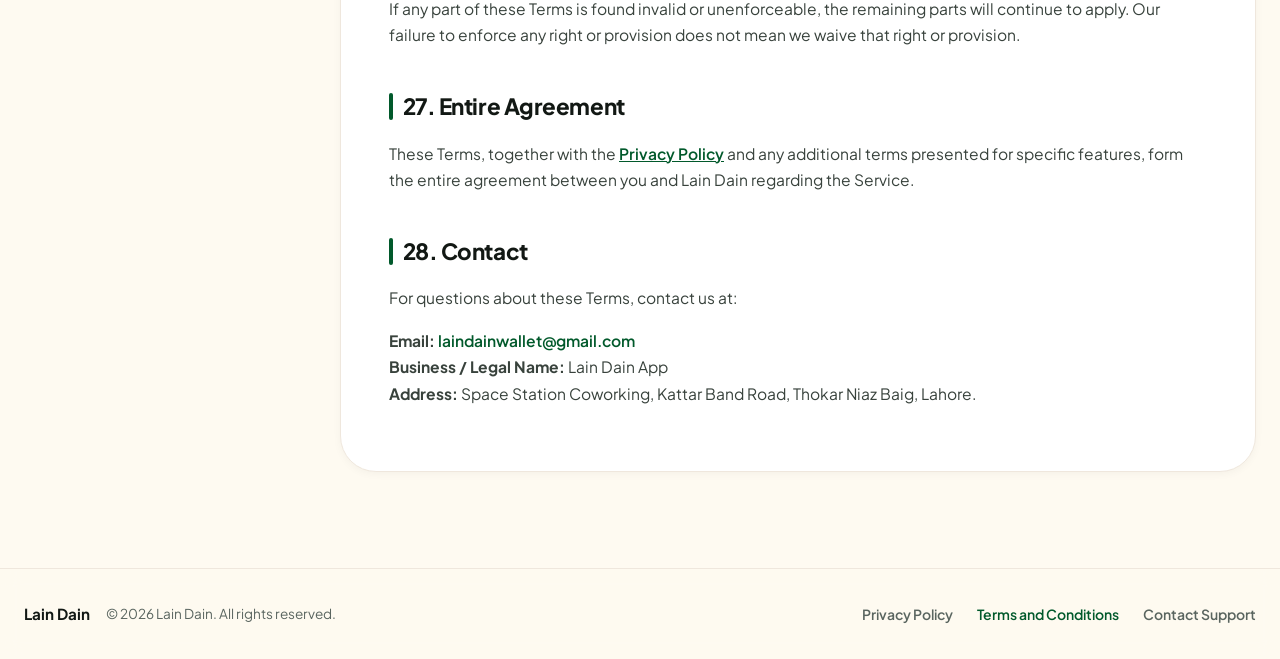
<file: terms.html>
<!DOCTYPE html>
<html lang="en">

<head>
  <meta charset="UTF-8">
  <meta name="viewport" content="width=device-width, initial-scale=1.0, maximum-scale=5.0">

  <title>Terms and Conditions – Lain Dain</title>
  <meta name="title" content="Terms and Conditions – Lain Dain">
  <meta name="description"
    content="Official Terms and Conditions governing the use of the Lain Dain mobile application and services.">
  <meta name="robots" content="index, follow">
  <meta name="theme-color" content="#FEFAF1">

  <!-- Favicon -->
  <link rel="icon" type="image/svg+xml" href="assets/favicon.svg">
  <link rel="apple-touch-icon" href="assets/favicon.svg">

  <!-- Google Fonts: Plus Jakarta Sans -->
  <link rel="preconnect" href="https://fonts.googleapis.com">
  <link rel="preconnect" href="https://fonts.gstatic.com" crossorigin>
  <link href="https://fonts.googleapis.com/css2?family=Plus+Jakarta+Sans:wght@400;500;600;700;800&display=swap"
    rel="stylesheet">

  <!-- Stylesheet -->
  <link rel="stylesheet" href="css/style.css">
</head>

<body>

  <!-- Ambient Light Orbs -->
  <div class="ambient-background" aria-hidden="true">
    <div class="glow-orb glow-orb-1"></div>
    <div class="glow-orb glow-orb-2"></div>
    <div class="grid-overlay"></div>
  </div>

  <div class="page-wrapper">

    <!-- Top Navigation Bar -->
    <header class="navbar">
      <div class="container nav-container">
        <a href="index.html" class="brand-logo" aria-label="Lain Dain Home">
          <div class="logo-icon-wrapper">
            <img src="assets/logo.svg" alt="Lain Dain Logo" class="logo-svg" width="42" height="42">
          </div>
          <div class="brand-text">
            <div class="brand-title">
              <span class="text-lain">Lain</span>
              <span class="text-dain">Dain</span>
            </div>
            <span class="brand-subtitle">Smart Ledger</span>
          </div>
        </a>

        <div class="nav-actions">
          <a href="index.html" class="btn-back-home">
            <svg width="16" height="16" viewBox="0 0 24 24" fill="none" stroke="currentColor" stroke-width="2.5"
              stroke-linecap="round" stroke-linejoin="round">
              <line x1="19" y1="12" x2="5" y2="12"></line>
              <polyline points="12 19 5 12 12 5"></polyline>
            </svg>
            <span>Back to Home</span>
          </a>
        </div>
      </div>
    </header>

    <!-- Legal Header -->
    <div class="legal-header">
      <div class="container">
        <h1 class="legal-title">Terms and Conditions</h1>
        <p class="legal-meta">Lain Dain • Terms and Conditions &amp; Privacy Policy</p>
      </div>
    </div>

    <!-- Main Legal Content Layout -->
    <main class="container">
      <div class="legal-layout">

        <!-- Sticky Table of Contents -->
        <aside class="legal-sidebar" aria-label="Table of contents">
          <h2 class="toc-title">On This Page</h2>
          <nav>
            <ul class="toc-list">
              <li><a href="#acceptance" class="active">1. Acceptance of Terms</a></li>
              <li><a href="#who-may-use">2. Who May Use Lain Dain</a></li>
              <li><a href="#what-laindain-does">3. What Lain Dain Does</a></li>
              <li><a href="#what-laindain-does-not">4. What It Does Not Do</a></li>
              <li><a href="#informal-records">5. Informal Records Only</a></li>
              <li><a href="#accounts-security">6. User Accounts &amp; Security</a></li>
              <li><a href="#user-information">7. User-Entered Information</a></li>
              <li><a href="#ledgers">8. Group &amp; Individual Ledgers</a></li>
              <li><a href="#settlements-disputes">9. Settlements &amp; Disputes</a></li>
              <li><a href="#reminders">10. Reminders &amp; Communications</a></li>
              <li><a href="#permissions">11. Permissions &amp; Access</a></li>
              <li><a href="#acceptable-use">12. Acceptable Use</a></li>
              <li><a href="#user-content">13. User Content</a></li>
              <li><a href="#data-loss">14. Data Loss &amp; Backups</a></li>
              <li><a href="#availability">15. Service Availability</a></li>
              <li><a href="#third-party">16. Third-Party Services</a></li>
              <li><a href="#ip-rights">17. Intellectual Property &amp; IP</a></li>
              <li><a href="#competitive-misuse">18. Competitive Misuse</a></li>
              <li><a href="#termination">19. Suspension &amp; Termination</a></li>
              <li><a href="#disclaimer">20. Disclaimer of Warranties</a></li>
              <li><a href="#limitation-liability">21. Limitation of Liability</a></li>
              <li><a href="#indemnity">22. Indemnity</a></li>
              <li><a href="#changes">23. Changes to These Terms</a></li>
              <li><a href="#force-majeure">24. Force Majeure</a></li>
              <li><a href="#governing-law">25. Governing Law</a></li>
              <li><a href="#severability">26. Severability</a></li>
              <li><a href="#entire-agreement">27. Entire Agreement</a></li>
              <li><a href="#contact">28. Contact</a></li>
            </ul>
          </nav>
        </aside>

        <!-- Legal Terms Body -->
        <article class="legal-content">

          <section id="acceptance">
            <h2>1. Acceptance of These Terms</h2>
            <p>
              These Terms and Conditions ("Terms") govern your access to and use of the Lain Dain mobile application,
              website, services, features, content, tools, notifications, and related services (together, the
              "Service").
            </p>
            <p>
              By creating an account, accessing, or using Lain Dain, you agree to these Terms and to our Privacy Policy.
              If you do not agree, you must not use the Service.
            </p>
            <p>
              In these Terms, "Lain Dain", "we", "us", and "our" refer to Lain Dain App, and "you" or "user" refers to
              the person using the Service.
            </p>
          </section>

          <section id="who-may-use">
            <h2>2. Who May Use Lain Dain</h2>
            <p>You must be legally capable of accepting these Terms under the laws that apply to you.</p>
            <p>You must provide accurate and current account information.</p>
            <p>You must not use Lain Dain if we have previously suspended or blocked you for violating these Terms.</p>
            <p>If you are under the legal age required to accept these Terms, you may use the Service only with
              permission and supervision from a parent or legal guardian.</p>
          </section>

          <section id="what-laindain-does">
            <h2>3. What Lain Dain Does</h2>
            <p>Lain Dain is a record-keeping and expense management app. It is designed to help users:</p>
            <ul>
              <li>record personal and shared expenses;</li>
              <li>create one-to-one or group ledgers;</li>
              <li>split expenses between selected people;</li>
              <li>track who owes whom based on user-entered information;</li>
              <li>send or receive reminders;</li>
              <li>mark amounts as pending, settled, confirmed, or disputed;</li>
              <li>attach optional notes, receipts, screenshots, or other supporting information;</li>
              <li>view ledgers, summaries, categories, reports, and activity history.</li>
            </ul>
            <p>
              The Service is intended for informal use between people who know each other, such as friends, family,
              spouses, roommates, colleagues, trip groups, and small informal circles.
            </p>
          </section>

          <section id="what-laindain-does-not">
            <h2>4. What Lain Dain Does Not Do</h2>
            <p>
              For Phase 1, Lain Dain is not a money transfer service and does not provide regulated financial services.
              Unless we clearly launch a separate regulated feature in the future with separate terms, Lain Dain does
              not:
            </p>
            <ul>
              <li>hold user funds or store user money;</li>
              <li>transfer money between users;</li>
              <li>process, execute, guarantee, reverse, or verify actual transfers of money;</li>
              <li>provide banking, lending, credit, insurance, investment, tax, accounting, legal, debt recovery, or
                financial advisory services;</li>
              <li>guarantee that a user will repay another user;</li>
              <li>act as a court, arbitrator, mediator, police authority, collection agent, recovery agent, or guarantor
                between users.</li>
            </ul>
            <p>
              Users may settle amounts outside Lain Dain through any lawful method they choose. Lain Dain only records
              the settlement status entered by users inside the app.
            </p>
          </section>

          <section id="informal-records">
            <h2>5. Informal Records Only</h2>
            <p>
              Expenses, balances, settlements, reminders, notes, comments, screenshots, attachments, and ledger entries
              in Lain Dain are informal records based on user input. They are not automatically legally binding
              contracts, loan agreements, promissory notes, guarantees, admissions of liability, or enforceable debt
              instruments.
            </p>
            <p>
              Lain Dain does not guarantee the accuracy, completeness, fairness, legality, validity, or enforceability
              of any information entered by users. Each user is responsible for checking amounts, participants, dates,
              split methods, notes, attachments, settlement status, and any other information before relying on it.
            </p>
          </section>

          <section id="accounts-security">
            <h2>6. User Accounts and Security</h2>
            <p>
              You are responsible for keeping your login credentials, phone, email, OTP, device, and account secure. Any
              activity from your account may be treated as activity performed by you.
            </p>
            <p>
              You must promptly notify us if you believe your account has been accessed without permission. We are not
              responsible for losses, incorrect entries, deleted records, changed balances, or disputes caused by
              unauthorized access resulting from your failure to protect your account, device, OTP, password, or login
              session.
            </p>
          </section>

          <section id="user-information">
            <h2>7. User-Entered Information</h2>
            <p>You are solely responsible for all information you create, upload, edit, delete, share, confirm, dispute,
              or otherwise submit through Lain Dain, including:</p>
            <ul>
              <li>expense amounts, categories, notes, descriptions, participants, payer information, dates, and split
                rules;</li>
              <li>group names, individual ledgers, member details, invitation links, and settings;</li>
              <li>settlement entries, confirmations, disputes, reminders, comments, and activity logs;</li>
              <li>receipts, screenshots, profile photos, group images, attachments, and any other user content.</li>
            </ul>
            <p>
              You confirm that your information is true and lawful to the best of your knowledge, and that you have the
              right to share any content you upload or submit.
            </p>
          </section>

          <section id="ledgers">
            <h2>8. Group and Individual Ledgers</h2>
            <p>
              When you create or join a group or individual ledger, certain information may be visible to the relevant
              people in that ledger, including expense details, participants, amounts, notes, comments, attachments,
              settlement status, and edit history.
            </p>
            <p>
              You are responsible for selecting the correct people before adding or sharing any expense. Lain Dain is
              not responsible if you add the wrong person, share sensitive information with the wrong group, invite the
              wrong contact, or enter incorrect amounts.
            </p>
            <p>
              Group admins may have additional controls over the group, including inviting members, removing members,
              changing settings, and managing disputes or entries where such features are available. Lain Dain is not
              responsible for decisions made by group admins or members.
            </p>
          </section>

          <section id="settlements-disputes">
            <h2>9. Settlements, Confirmations, and Disputes</h2>
            <p>
              A settlement entry inside Lain Dain is only a record created by users. If a user marks an amount as
              settled, paid, received, confirmed, rejected, disputed, or pending, that status is based on user input
              only.
            </p>
            <p>
              Lain Dain does not independently verify whether money was actually given, received, reversed, delayed,
              failed, mistakenly sent, or sent to the wrong person outside the app.
            </p>
            <p>
              If users disagree about an amount or settlement, they must resolve the issue between themselves. Lain Dain
              may provide tools to mark a dispute, add comments, show history, or contact support, but we are not
              responsible for deciding who is correct or forcing any user to settle.
            </p>
          </section>

          <section id="reminders">
            <h2>10. Reminders and Communications</h2>
            <p>
              Lain Dain may allow users to send reminders, requests, notifications, comments, or messages related to
              expenses and settlements. You must use these features respectfully and lawfully.
            </p>
            <p>
              You must not use Lain Dain to harass, threaten, shame, blackmail, defame, abuse, stalk, spam, impersonate,
              or pressure another person. We may restrict or suspend accounts that misuse reminders or communications.
            </p>
            <p>
              Delivery of notifications, OTPs, SMS, WhatsApp messages, emails, or push notifications is not guaranteed.
              Delivery may fail, delay, duplicate, or be blocked due to device settings, network issues, third-party
              services, or other reasons beyond our control.
            </p>
          </section>

          <section id="permissions">
            <h2>11. Permissions and Device Access</h2>
            <p>Some features may ask for device permissions. You can allow or deny permissions through your device
              settings. Denying permission may limit certain features.</p>
            <ul>
              <li><strong>Contacts:</strong> used only if you allow access, to help find friends, match contacts, invite
                people, or improve the ease of adding participants.</li>
              <li><strong>Photos / Gallery / Camera:</strong> used only if you allow access, to let you select or upload
                profile photos, group images, receipts, screenshots, or expense attachments.</li>
              <li><strong>Notifications:</strong> used only if you allow access, to send reminders, updates, account
                alerts, and other app notifications.</li>
              <li><strong>Location:</strong> used only if a feature requires it and you allow it, for example adding a
                location to an expense or improving account security.</li>
            </ul>
            <p>
              You are responsible for ensuring that you have the right to upload or share any photo, receipt,
              screenshot, contact, name, or other information through the Service.
            </p>
          </section>

          <section id="acceptable-use">
            <h2>12. Acceptable Use</h2>
            <p>You agree not to use Lain Dain for any unlawful, harmful, abusive, or inappropriate purpose. You must
              not:</p>
            <ul>
              <li>enter false, misleading, fraudulent, defamatory, hateful, obscene, or illegal content;</li>
              <li>use the Service for scams, blackmail, extortion, harassment, coercion, illegal recovery, money
                laundering, fraud, gambling, terrorism, or any unlawful activity;</li>
              <li>impersonate another person or misrepresent your identity;</li>
              <li>access, copy, scrape, interfere with, reverse engineer, overload, damage, or disrupt the Service;</li>
              <li>attempt to access another user’s account or data without permission;</li>
              <li>upload malware, harmful code, or content that infringes another person’s rights;</li>
              <li>use the Service in a way that may expose Lain Dain, its users, team, partners, or service providers to
                harm, risk, legal liability, or reputational damage.</li>
            </ul>
          </section>

          <section id="user-content">
            <h2>13. User Content</h2>
            <p>
              You keep ownership of the content you submit to Lain Dain. However, by submitting content, you give Lain
              Dain a worldwide, non-exclusive, royalty-free license to host, store, process, reproduce, display,
              transmit, format, back up, and use that content only as reasonably needed to operate, improve, secure,
              support, and provide the Service.
            </p>
            <p>
              We are not responsible for user content. We may remove, restrict, or disable content or accounts if we
              believe they violate these Terms, create risk, breach law, or harm users or Lain Dain.
            </p>
          </section>

          <section id="data-loss">
            <h2>14. Data Loss, Deletion, Sync Issues, and Backups</h2>
            <p>
              Lain Dain is provided as a digital service that depends on software, devices, networks, cloud
              infrastructure, databases, and third-party providers. You understand and agree that data may be
              unavailable, delayed, corrupted, changed, lost, or deleted due to reasons including:
            </p>
            <ul>
              <li>bugs, errors, crashes, updates, maintenance, or failed releases;</li>
              <li>user mistakes, accidental deletion, wrong entries, wrong edits, wrong group settings, or use of the
                wrong account;</li>
              <li>actions by other users, group members, group admins, invited contacts, or people with access to your
                device or account;</li>
              <li>sync conflicts, offline use, duplicate accounts, device changes, internet issues, notification
                failures, or app store restrictions;</li>
              <li>server failure, cloud provider issues, database errors, cyberattacks, unauthorized access, security
                incidents, or backup failure;</li>
              <li>events outside our reasonable control, including force majeure events.</li>
            </ul>
            <div class="highlight-box">
              <p>
                To the maximum extent permitted by law, Lain Dain is not liable for any lost, deleted, corrupted,
                inaccurate, delayed, unavailable, or unrecoverable data, even if such loss was accidental, unexpected,
                caused by technical issues, caused by third parties, or caused by events beyond our reasonable control.
              </p>
            </div>
            <p>
              We may attempt to maintain backups, logs, or recovery systems, but we do not guarantee that any data can
              be recovered or restored.
            </p>
          </section>

          <section id="availability">
            <h2>15. Service Availability</h2>
            <p>
              We aim to provide a useful and reliable Service, but we do not guarantee that Lain Dain will always be
              available, uninterrupted, secure, accurate, bug-free, error-free, or compatible with every device,
              operating system, network, or app version.
            </p>
            <p>
              We may modify, suspend, restrict, discontinue, or remove any feature at any time, with or without notice,
              including for maintenance, legal reasons, security, misuse prevention, business reasons, or product
              changes.
            </p>
          </section>

          <section id="third-party">
            <h2>16. Third-Party Services</h2>
            <p>
              Lain Dain may rely on or link to third-party services such as app stores, cloud hosting providers,
              analytics providers, notification providers, SMS or messaging providers, authentication providers, email
              providers, crash reporting tools, customer support tools, and other technology providers.
            </p>
            <p>
              We are not responsible for third-party services, their content, their performance, their outages, their
              security practices, their fees, their errors, their policies, or any loss caused by them. Your use of
              third-party services may be subject to their own terms and policies.
            </p>
          </section>

          <section id="ip-rights">
            <h2>17. Intellectual Property, Platform Ownership and Anti-Copying Restriction</h2>
            <p>
              The Lain Dain name, logo, trade name, brand identity, app icon, domain names, slogans, colour
              combinations, screen designs, user interface, user experience, layouts, icons, graphics, text, workflows,
              software, source code, object code, databases, features, functions, algorithms, reports, categories,
              reminders, settlement flows, group expense flows, product concepts, documentation, and all content created
              by or for Lain Dain are owned by or licensed to Lain Dain.
            </p>
            <p>
              You are granted only a limited, personal, revocable, non-exclusive, non-transferable licence to use the
              Service for your own lawful personal use. No ownership rights are transferred to you.
            </p>
            <p>You must not, directly or indirectly:</p>
            <ul>
              <li><strong>a.</strong> copy, reproduce, modify, adapt, translate, distribute, sell, rent, licence,
                sublicense, publish, display, mirror, frame, or create derivative works from the Service;</li>
              <li><strong>b.</strong> reverse engineer, decompile, disassemble, inspect, extract, scrape, crawl, copy,
                or attempt to discover the source code, structure, logic, design, database, workflows, algorithms, or
                underlying ideas of the Service, except to the extent such restriction is prohibited by applicable law;
              </li>
              <li><strong>c.</strong> use the Service, screenshots, screen recordings, flows, features, data, design,
                branding, layout, user experience, or any other part of Lain Dain to build, assist, finance, operate,
                launch, advise, copy, imitate, or improve any competing or similar application, website, software,
                platform, business, or service;</li>
              <li><strong>d.</strong> access or use Lain Dain for competitive research, benchmarking, product study,
                feature comparison, market research, cloning, or development of a similar product without our prior
                written permission;</li>
              <li><strong>e.</strong> remove, hide, alter, or misuse any copyright, trademark, proprietary, watermark,
                metadata, or ownership notices appearing in or connected with the Service;</li>
              <li><strong>f.</strong> use automated tools, bots, scripts, scraping tools, data-mining tools, or other
                methods to copy, extract, collect, or monitor any part of the Service;</li>
              <li><strong>g.</strong> copy or imitate Lain Dain’s distinctive look and feel, user journey, expense
                management structure, group ledger design, settlement flow, reminders, reports, wording, categories,
                icons, branding, or other protected expression in a manner likely to confuse users or unfairly benefit
                from Lain Dain’s work.</li>
            </ul>
            <p>
              You agree that any unauthorised copying, imitation, reverse engineering, competitive use, scraping, or
              misuse of Lain Dain may cause serious and irreparable harm to Lain Dain. In such cases, Lain Dain may seek
              all available legal remedies, including suspension of your account, permanent blocking of access,
              injunctions, damages, account of profits, recovery of legal costs, and any other civil or criminal
              remedies available under applicable law.
            </p>
            <p>
              For protection of our rights, prevention of misuse, and legal enforcement, Lain Dain may maintain records
              of account creation, login history, device information, IP address, app version, accepted Terms version,
              activity logs, screenshots or evidence of misuse, and other technical records permitted under our Privacy
              Policy and applicable law. These records may be used to investigate suspected copying, misuse, reverse
              engineering, fraud, breach of these Terms, or infringement of Lain Dain’s rights.
            </p>
            <p>
              Any feedback, suggestions, feature ideas, improvements, comments, or recommendations you provide to Lain
              Dain may be used by Lain Dain without restriction, compensation, or obligation to you, unless separately
              agreed in writing.
            </p>
            <p>
              Nothing in these Terms allows you to use the Lain Dain name, logo, brand, screenshots, app design,
              software, content, or other intellectual property without our prior written permission.
            </p>
          </section>

          <section id="competitive-misuse">
            <h2>18. Competitive Misuse</h2>
            <p>
              You confirm that you are not using the Service for the purpose of copying, cloning, reverse engineering,
              benchmarking, or developing a competing or similar product. If you are accessing the Service on behalf of
              a competitor, software developer, agency, consultant, investor, research firm, or any other business for
              competitive or commercial analysis, you must obtain written permission from Lain Dain before using the
              Service.
            </p>
          </section>

          <section id="termination">
            <h2>19. Suspension and Termination</h2>
            <p>
              We may suspend, restrict, or terminate your access to Lain Dain at any time if we believe that you have
              violated these Terms, created risk for Lain Dain or other users, misused the Service, broken the law, or
              used the Service in a way that may harm users, our team, our partners, our systems, or our reputation.
            </p>
            <p>
              You may stop using the Service at any time. You may request account deletion through available app
              settings or by contacting us. Certain records may remain for a reasonable time for backups, security,
              fraud prevention, dispute handling, legal compliance, or legitimate business needs, as described in the
              Privacy Policy.
            </p>
          </section>

          <section id="disclaimer">
            <h2>20. Disclaimer of Warranties</h2>
            <p>
              To the maximum extent permitted by law, Lain Dain and the Service are provided on an "as is" and "as
              available" basis. We make no warranties, whether express, implied, statutory, or otherwise, including
              warranties of accuracy, reliability, availability, merchantability, fitness for a particular purpose,
              non-infringement, uninterrupted service, data preservation, or error-free operation.
            </p>
            <p>
              You use Lain Dain at your own risk. You should not rely on Lain Dain as your only record of important
              amounts or obligations. You are responsible for keeping your own backup or separate record where
              necessary.
            </p>
          </section>

          <section id="limitation-liability">
            <h2>21. Limitation of Liability</h2>
            <p>
              To the maximum extent permitted by law, Lain Dain, its founder(s), owners, directors, officers, employees,
              contractors, advisors, affiliates, suppliers, service providers, and partners will not be liable for any
              indirect, incidental, special, consequential, exemplary, punitive, reputational, emotional, business,
              financial, or data-related damages arising from or related to your use of or inability to use the Service.
            </p>
            <p>
              This includes, without limitation, any loss caused by incorrect expenses, incorrect balances, deleted
              records, failed reminders, inaccurate reports, failed notifications, user disputes, account misuse,
              unauthorized access, mistaken settlement status, accidental deletion, server failure, third-party failure,
              downtime, bugs, security incidents, or reliance on user-entered information.
            </p>
            <p>
              To the maximum extent permitted by law, if Lain Dain is found liable for any claim, our total aggregate
              liability will be limited to the greater of: (a) PKR 1,000; or (b) the amount you paid to Lain Dain for
              the Service in the three months before the claim arose, if any.
            </p>
          </section>

          <section id="indemnity">
            <h2>22. Indemnity</h2>
            <p>
              You agree to defend, indemnify, and hold harmless Lain Dain, its founder(s), owners, directors, officers,
              employees, contractors, advisors, affiliates, suppliers, service providers, and partners from and against
              any claims, losses, liabilities, damages, costs, expenses, penalties, and legal fees arising from or
              related to:
            </p>
            <ul>
              <li>your use or misuse of Lain Dain;</li>
              <li>your violation of these Terms or any law;</li>
              <li>your user content, entries, attachments, reminders, comments, disputes, or settlements;</li>
              <li>your sharing of another person’s personal information without proper permission;</li>
              <li>any dispute between you and another user;</li>
              <li>any claim that your content or actions infringe or violate another person’s rights.</li>
            </ul>
          </section>

          <section id="changes">
            <h2>23. Changes to These Terms</h2>
            <p>
              We may update these Terms from time to time. We may notify users through the app, website, email, or other
              reasonable method. The updated Terms will be effective when posted or when stated in the update notice.
            </p>
            <p>
              If you continue using Lain Dain after the updated Terms become effective, you agree to the updated Terms.
              If you do not agree, you must stop using the Service.
            </p>
          </section>

          <section id="force-majeure">
            <h2>24. Force Majeure</h2>
            <p>
              Lain Dain will not be responsible for any delay, failure, data loss, outage, interruption, or inability to
              perform caused by events beyond our reasonable control, including natural disasters, floods, fire, war,
              terrorism, riots, civil unrest, labor issues, government actions, regulatory changes, internet failures,
              telecom failures, electricity failures, cyberattacks, cloud provider failures, app store restrictions,
              epidemics, pandemics, or other unforeseen events.
            </p>
          </section>

          <section id="governing-law">
            <h2>25. Governing Law and Dispute Resolution</h2>
            <p>
              These Terms are governed by the laws of Pakistan, unless mandatory local law provides otherwise.
            </p>
            <p>
              Before starting any formal claim, you agree to first contact us and try to resolve the issue informally.
              If the issue cannot be resolved informally, disputes will be handled by the competent courts of Lahore,
              Pakistan, unless applicable law requires a different forum.
            </p>
          </section>

          <section id="severability">
            <h2>26. Severability and No Waiver</h2>
            <p>
              If any part of these Terms is found invalid or unenforceable, the remaining parts will continue to apply.
              Our failure to enforce any right or provision does not mean we waive that right or provision.
            </p>
          </section>

          <section id="entire-agreement">
            <h2>27. Entire Agreement</h2>
            <p>
              These Terms, together with the <a href="privacy.html"
                style="color: var(--primary); font-weight: 600; text-decoration: underline;">Privacy Policy</a> and any
              additional terms presented for specific features, form the entire agreement between you and Lain Dain
              regarding the Service.
            </p>
          </section>

          <section id="contact">
            <h2>28. Contact</h2>
            <p>For questions about these Terms, contact us at:</p>
            <p>
              <strong>Email:</strong> <a href="mailto:laindainwallet@gmail.com"
                style="color: var(--primary); font-weight: 600;">laindainwallet@gmail.com</a><br>
              <strong>Business / Legal Name:</strong> Lain Dain App<br>
              <strong>Address:</strong> Space Station Coworking, Kattar Band Road, Thokar Niaz Baig, Lahore.
            </p>
          </section>

        </article>

      </div>
    </main>

    <!-- Footer -->
    <footer class="footer">
      <div class="container footer-container">
        <div class="footer-left">
          <span class="footer-brand">Lain Dain</span>
          <span class="footer-copyright">&copy; 2026 Lain Dain. All rights reserved.</span>
        </div>
        <ul class="footer-links">
          <li class="footer-link-item"><a href="privacy.html">Privacy Policy</a></li>
          <li class="footer-link-item"><a href="terms.html" style="color: var(--primary);">Terms and Conditions</a></li>
          <li class="footer-link-item"><a href="mailto:laindainwallet@gmail.com">Contact Support</a></li>
        </ul>
      </div>
    </footer>

  </div>

  <script src="js/main.js"></script>
</body>

</html>
</file>
<file: css/style.css>
/* ==========================================================================
   LAIN DAIN - MODERN LANDING PAGE DESIGN SYSTEM
   Theme extracted from Lain Dain Mobile App
   ========================================================================== */

:root {
  /* Brand Colors */
  --primary: #01592B;
  --primary-dark: #003D1D;
  --primary-light: #0B683A;
  --primary-soft: rgba(1, 89, 43, 0.08);
  --primary-glow: rgba(1, 89, 43, 0.2);

  --secondary: #FDB105;
  --secondary-dark: #E09C00;
  --secondary-light: #FFDF80;
  --secondary-soft: rgba(253, 177, 5, 0.12);

  --tertiary: #C3550A;
  --dispute: #E85D1C;
  --dispute-soft: rgba(232, 93, 28, 0.1);

  --positive: #0B683A;
  --positive-bg: #E4F2EB;

  /* Surfaces & Backgrounds */
  --bg-main: #FEFAF1;
  --bg-subtle: #F8F3E8;
  --bg-card: #FFFFFF;
  --bg-glass-card: rgba(255, 255, 255, 0.92);

  /* Borders & Dividers */
  --border-subtle: #EFE7DD;
  --border-glass: rgba(255, 255, 255, 0.6);

  /* Text & Typography */
  --text-main: #121814;
  --text-muted: #5A655F;
  --text-faint: #8E9993;
  --text-inverse: #FFFFFF;

  /* Typography Stack */
  --font-body: 'Plus Jakarta Sans', -apple-system, BlinkMacSystemFont, 'Segoe UI', Roboto, sans-serif;

  /* Shadows & Elevation */
  --shadow-sm: 0 2px 8px rgba(18, 24, 20, 0.04);
  --shadow-float: 0 25px 50px -12px rgba(18, 24, 20, 0.18), 0 10px 20px -5px rgba(1, 89, 43, 0.12);

  /* Layout Constants */
  --max-width: 1280px;
  --radius-sm: 8px;
  --radius-md: 14px;
  --radius-lg: 24px;
  --radius-xl: 36px;
  --radius-full: 9999px;

  /* Transitions */
  --transition-fast: 0.18s cubic-bezier(0.16, 1, 0.3, 1);
  --transition-normal: 0.3s cubic-bezier(0.16, 1, 0.3, 1);
  --transition-slow: 0.5s cubic-bezier(0.16, 1, 0.3, 1);
}

/* ==========================================================================
   Base Reset & Modern Baseline
   ========================================================================== */

*,
*::before,
*::after {
  box-sizing: border-box;
  margin: 0;
  padding: 0;
}

html {
  font-size: 16px;
  scroll-behavior: smooth;
  -webkit-text-size-adjust: 100%;
  text-size-adjust: 100%;
  color-scheme: light;
}

body {
  font-family: var(--font-body);
  background-color: var(--bg-main);
  color: var(--text-main);
  line-height: 1.6;
  overflow-x: hidden;
  min-height: 100vh;
  position: relative;
  text-rendering: optimizeLegibility;
  -webkit-font-smoothing: antialiased;
  -moz-osx-font-smoothing: grayscale;
}

a {
  color: inherit;
  text-decoration: none;
  transition: color var(--transition-fast);
}

img,
svg {
  display: block;
  max-width: 100%;
}

button {
  font-family: inherit;
  border: none;
  outline: none;
  background: none;
}

/* ==========================================================================
   Ambient Glow & Background Elements
   ========================================================================== */

.ambient-background {
  position: fixed;
  inset: 0;
  pointer-events: none;
  z-index: 0;
  overflow: hidden;
}

.glow-orb {
  position: absolute;
  border-radius: 50%;
  filter: blur(90px);
  opacity: 0.6;
  will-change: transform;
}

.glow-orb-1 {
  width: 600px;
  height: 600px;
  top: -150px;
  right: -100px;
  background: radial-gradient(circle, rgba(1, 89, 43, 0.18) 0%, rgba(253, 177, 5, 0.08) 60%, transparent 80%);
  animation: floatOrb 18s ease-in-out infinite alternate;
}

.glow-orb-2 {
  width: 500px;
  height: 500px;
  bottom: 5%;
  left: -150px;
  background: radial-gradient(circle, rgba(253, 177, 5, 0.15) 0%, rgba(232, 93, 28, 0.05) 50%, transparent 80%);
  animation: floatOrb 22s ease-in-out infinite alternate-reverse;
}

.grid-overlay {
  position: absolute;
  inset: 0;
  background-image:
    radial-gradient(circle at 1px 1px, rgba(18, 24, 20, 0.04) 1px, transparent 0);
  background-size: 32px 32px;
  mask-image: radial-gradient(ellipse at center, black 40%, transparent 80%);
  -webkit-mask-image: radial-gradient(ellipse at center, black 40%, transparent 80%);
  opacity: 0.8;
}

/* ==========================================================================
   Page Layout & Container
   ========================================================================== */

.page-wrapper {
  position: relative;
  z-index: 1;
  min-height: 100vh;
  display: flex;
  flex-direction: column;
  justify-content: space-between;
}

.container {
  width: 100%;
  max-width: var(--max-width);
  margin: 0 auto;
  padding: 0 1.5rem;
}

/* ==========================================================================
   Navigation Bar
   ========================================================================== */

.navbar {
  position: sticky;
  top: 0;
  z-index: 100;
  padding: 1.25rem 0;
  backdrop-filter: blur(16px);
  -webkit-backdrop-filter: blur(16px);
  background: rgba(254, 250, 241, 0.75);
  border-bottom: 1px solid rgba(239, 231, 221, 0.6);
  transition: all var(--transition-normal);
}

.nav-container {
  display: flex;
  align-items: center;
  justify-content: space-between;
}

.brand-logo {
  display: flex;
  align-items: center;
  gap: 0.75rem;
  user-select: none;
  cursor: pointer;
}

.logo-icon-wrapper {
  position: relative;
  width: 42px;
  height: 42px;
  border-radius: 12px;
  overflow: hidden;
  transition: transform var(--transition-fast);
}

.logo-svg {
  width: 100%;
  height: 100%;
  object-fit: cover;
}

.brand-text {
  display: flex;
  flex-direction: column;
}

.brand-title {
  font-size: 1.4rem;
  font-weight: 800;
  letter-spacing: -0.03em;
  line-height: 1.1;
  display: flex;
  align-items: center;
  gap: 0.2rem;
}

.brand-title .text-lain {
  color: var(--primary);
}

.brand-title .text-dain {
  color: var(--secondary);
}

.brand-subtitle {
  font-size: 0.65rem;
  font-weight: 700;
  letter-spacing: 0.18em;
  text-transform: uppercase;
  color: var(--text-muted);
}

.nav-center-badge {
  display: flex;
  align-items: center;
  gap: 0.5rem;
  padding: 0.35rem 0.9rem;
  background: rgba(255, 255, 255, 0.8);
  border: 1px solid var(--border-subtle);
  border-radius: var(--radius-full);
  font-size: 0.825rem;
  font-weight: 600;
  color: var(--text-muted);
  box-shadow: var(--shadow-sm);
  transition: all var(--transition-fast);
}

.nav-center-badge .status-dot {
  width: 7px;
  height: 7px;
  border-radius: 50%;
  background-color: var(--primary);
  box-shadow: 0 0 0 3px rgba(1, 89, 43, 0.2);
  animation: pulseDot 2.2s infinite;
}

/* ==========================================================================
   Hero Section
   ========================================================================== */

.hero-section {
  position: relative;
  padding: 2.5rem 0 3.5rem 0;
  display: flex;
  align-items: center;
  flex: 1;
}

.hero-grid {
  display: grid;
  grid-template-columns: 1.15fr 1fr;
  gap: 3.5rem;
  align-items: center;
}

/* Left Hero Content */
.hero-content {
  display: flex;
  flex-direction: column;
  gap: 1.5rem;
  position: relative;
  z-index: 2;
}

.hero-heading {
  font-size: clamp(2.4rem, 4.4vw, 3.6rem);
  font-weight: 800;
  line-height: 1.1;
  letter-spacing: -0.035em;
  color: var(--text-main);
}

.hero-heading .highlight-green {
  color: var(--primary);
  position: relative;
  display: inline-block;
}

.hero-heading .highlight-amber {
  color: var(--secondary);
  position: relative;
  display: inline-block;
}

.hero-subheading {
  font-size: clamp(1rem, 1.5vw, 1.18rem);
  line-height: 1.6;
  color: var(--text-muted);
  max-width: 530px;
  font-weight: 450;
}

/* App Store CTA Buttons */
.store-buttons-group {
  display: flex;
  flex-wrap: wrap;
  align-items: center;
  gap: 0.9rem;
  margin-top: 0.35rem;
}

.btn-store {
  display: inline-flex;
  align-items: center;
  gap: 0.85rem;
  padding: 0.75rem 1.5rem;
  background: #111A14;
  color: #FFFFFF;
  border-radius: var(--radius-md);
  border: 1px solid rgba(255, 255, 255, 0.12);
  box-shadow: 0 10px 25px -5px rgba(17, 26, 20, 0.35);
  cursor: pointer;
  transition: all var(--transition-normal);
  position: relative;
  overflow: hidden;
}

.btn-store::before {
  content: '';
  position: absolute;
  top: -50%;
  left: -50%;
  width: 200%;
  height: 200%;
  background: radial-gradient(circle, rgba(255, 255, 255, 0.15) 0%, transparent 60%);
  opacity: 0;
  transform: scale(0.5);
  transition: transform 0.6s, opacity 0.6s;
}

.btn-store:hover {
  background: #000000;
  transform: translateY(-3px) scale(1.02);
  box-shadow: 0 16px 32px -6px rgba(17, 26, 20, 0.45);
  border-color: rgba(253, 177, 5, 0.4);
}

.btn-store:hover::before {
  opacity: 1;
  transform: scale(1);
}

.btn-store:active {
  transform: translateY(-1px) scale(0.99);
}

.btn-store .store-icon-box {
  width: 26px;
  height: 26px;
  display: flex;
  align-items: center;
  justify-content: center;
  color: #FFFFFF;
  flex-shrink: 0;
}

.btn-store .store-icon-box svg {
  width: 22px;
  height: 22px;
}

.btn-store .store-text-box {
  display: flex;
  flex-direction: column;
  text-align: left;
}

.btn-store .store-caption {
  font-size: 0.625rem;
  font-weight: 500;
  opacity: 0.8;
  letter-spacing: 0.04em;
  text-transform: uppercase;
  line-height: 1.1;
}

.btn-store .store-title {
  font-size: 1.05rem;
  font-weight: 700;
  letter-spacing: -0.01em;
  line-height: 1.2;
}

/* Feature Highlights Strip */
.features-mini-strip {
  display: flex;
  flex-wrap: wrap;
  gap: 0.65rem;
  margin-top: 0.5rem;
}

.feature-tag-pill {
  display: inline-flex;
  align-items: center;
  gap: 0.4rem;
  padding: 0.3rem 0.75rem;
  background: rgba(1, 89, 43, 0.05);
  border: 1px solid rgba(1, 89, 43, 0.12);
  border-radius: var(--radius-full);
  font-size: 0.775rem;
  font-weight: 600;
  color: var(--primary);
}

.feature-tag-pill svg {
  width: 13px;
  height: 13px;
}

/* ==========================================================================
   Right Column: Phone Mockup & 3D Interactive Showcase
   ========================================================================== */

.hero-showcase-column {
  position: relative;
  display: flex;
  flex-direction: column;
  align-items: center;
  justify-content: center;
  perspective: 1200px;
}

.device-showcase-wrapper {
  position: relative;
  width: 100%;
  max-width: 360px;
  display: flex;
  flex-direction: column;
  align-items: center;
  transform-style: preserve-3d;
  transition: transform 0.2s ease-out;
}

/* Realistic Smartphone Device Frame */
.smartphone-frame {
  position: relative;
  width: 300px;
  height: 610px;
  background: #1B211E;
  border-radius: 44px;
  padding: 10px;
  box-shadow:
    0 0 0 2.5px #3D4842,
    0 0 0 5px #151A17,
    0 25px 50px -10px rgba(0, 0, 0, 0.35),
    0 15px 30px -5px rgba(1, 89, 43, 0.22);
  transform: rotate(-1.5deg) rotateY(-4deg);
  transition: transform var(--transition-slow), box-shadow var(--transition-normal);
  animation: floatDevice 6s ease-in-out infinite alternate;
  user-select: none;
}

.smartphone-frame:hover {
  transform: rotate(0deg) rotateY(0deg) translateY(-6px);
  box-shadow:
    0 0 0 2.5px #4E5C54,
    0 0 0 5px #151A17,
    0 30px 65px -10px rgba(0, 0, 0, 0.4),
    0 18px 40px -5px rgba(1, 89, 43, 0.3);
}

/* Device Top Notch / Dynamic Island */
.device-screen-container {
  position: relative;
  width: 100%;
  height: 100%;
  background: #FEFAF1;
  border-radius: 34px;
  overflow: hidden;
  display: flex;
  flex-direction: column;
}

.device-island {
  position: absolute;
  top: 8px;
  left: 50%;
  transform: translateX(-50%);
  width: 90px;
  height: 22px;
  background: #000000;
  border-radius: 20px;
  z-index: 50;
  display: flex;
  align-items: center;
  justify-content: flex-end;
  padding-right: 8px;
}

.island-camera {
  width: 8px;
  height: 8px;
  border-radius: 50%;
  background: #0A192F;
  border: 1px solid #1A365D;
}

.device-screenshot-img {
  width: 100%;
  height: 100%;
  object-fit: cover;
  object-position: top center;
  transition: opacity 0.25s ease-in-out, transform 0.25s ease-in-out;
}

.device-screen-glow {
  position: absolute;
  inset: 0;
  background: linear-gradient(135deg, rgba(255, 255, 255, 0.15) 0%, transparent 50%);
  pointer-events: none;
  z-index: 40;
}

/* Floating Interactive Badges around Phone */
.floating-badge {
  position: absolute;
  background: var(--bg-glass-card);
  backdrop-filter: blur(14px);
  -webkit-backdrop-filter: blur(14px);
  border: 1px solid var(--border-glass);
  border-radius: var(--radius-md);
  padding: 0.65rem 0.95rem;
  display: flex;
  align-items: center;
  gap: 0.75rem;
  box-shadow: var(--shadow-float);
  z-index: 100;
  cursor: default;
  transform: translateZ(80px);
  transition: transform var(--transition-fast), box-shadow var(--transition-fast);
}

.floating-badge:hover {
  transform: translateZ(95px) scale(1.05) translateY(-4px) !important;
  box-shadow: 0 25px 50px -10px rgba(18, 24, 20, 0.25);
}

.badge-top-right {
  top: 12%;
  right: -45px;
  animation: floatBadge1 5.5s ease-in-out infinite alternate;
}

.badge-bottom-left {
  bottom: 14%;
  left: -45px;
  animation: floatBadge2 6.2s ease-in-out infinite alternate-reverse;
}

.badge-icon-box {
  width: 36px;
  height: 36px;
  border-radius: 10px;
  display: flex;
  align-items: center;
  justify-content: center;
  flex-shrink: 0;
  font-size: 1.15rem;
}

.badge-icon-box.green {
  background: var(--positive-bg);
  color: var(--positive);
}

.badge-icon-box.amber {
  background: var(--secondary-soft);
  color: var(--secondary-dark);
}

.badge-content {
  display: flex;
  flex-direction: column;
}

.badge-label {
  font-size: 0.65rem;
  font-weight: 600;
  color: var(--text-muted);
  text-transform: uppercase;
  letter-spacing: 0.05em;
}

.badge-amount {
  font-size: 1rem;
  font-weight: 800;
  color: var(--text-main);
  line-height: 1.15;
}

.badge-amount.positive {
  color: var(--positive);
}

.badge-amount.amber {
  color: var(--secondary-dark);
}

.badge-subtext {
  font-size: 0.685rem;
  color: var(--text-faint);
  font-weight: 500;
}

/* ==========================================================================
   Footer
   ========================================================================== */

.footer {
  position: relative;
  z-index: 10;
  padding: 2rem 0;
  border-top: 1px solid var(--border-subtle);
  background: rgba(254, 250, 241, 0.8);
  backdrop-filter: blur(10px);
}

.footer-container {
  display: flex;
  align-items: center;
  justify-content: space-between;
  flex-wrap: wrap;
  gap: 1.25rem;
}

.footer-left {
  display: flex;
  align-items: center;
  gap: 1rem;
}

.footer-brand {
  font-weight: 700;
  font-size: 0.95rem;
  color: var(--text-main);
}

.footer-copyright {
  font-size: 0.85rem;
  color: var(--text-muted);
}

.footer-links {
  display: flex;
  align-items: center;
  gap: 1.5rem;
  list-style: none;
}

.footer-link-item a {
  font-size: 0.875rem;
  font-weight: 600;
  color: var(--text-muted);
  transition: color var(--transition-fast);
}

.footer-link-item a:hover {
  color: var(--primary);
}

/* ==========================================================================
   Legal Pages (Privacy & Terms)
   ========================================================================== */

.legal-header {
  padding: 3rem 0 2rem 0;
  border-bottom: 1px solid var(--border-subtle);
  background: linear-gradient(to bottom, rgba(255, 255, 255, 0.5), transparent);
}

.legal-back-nav {
  margin-bottom: 1.5rem;
}

.btn-back-home {
  display: inline-flex;
  align-items: center;
  gap: 0.5rem;
  font-size: 0.875rem;
  font-weight: 600;
  color: var(--primary);
  padding: 0.4rem 0.9rem;
  background: rgba(1, 89, 43, 0.08);
  border-radius: var(--radius-full);
  transition: all var(--transition-fast);
}

.btn-back-home:hover {
  background: rgba(1, 89, 43, 0.15);
  transform: translateX(-3px);
}

.legal-title {
  font-size: clamp(2rem, 4vw, 2.75rem);
  font-weight: 800;
  letter-spacing: -0.03em;
  color: var(--text-main);
  margin-bottom: 0.5rem;
}

.legal-meta {
  font-size: 0.9rem;
  color: var(--text-muted);
}

.legal-layout {
  display: grid;
  grid-template-columns: 260px 1fr;
  gap: 3.5rem;
  padding: 3.5rem 0 6rem 0;
}

.legal-sidebar {
  position: sticky;
  top: 110px;
  align-self: start;
  background: #FFFFFF;
  border: 1px solid var(--border-subtle);
  border-radius: var(--radius-lg);
  padding: 1.5rem;
  box-shadow: var(--shadow-sm);
}

.toc-title {
  font-size: 0.85rem;
  font-weight: 700;
  letter-spacing: 0.08em;
  text-transform: uppercase;
  color: var(--text-muted);
  margin-bottom: 1rem;
}

.toc-list {
  list-style: none;
  display: flex;
  flex-direction: column;
  gap: 0.6rem;
}

.toc-list a {
  font-size: 0.875rem;
  color: var(--text-muted);
  font-weight: 500;
  line-height: 1.35;
  display: block;
  padding: 0.25rem 0.5rem;
  border-radius: var(--radius-sm);
  transition: all var(--transition-fast);
}

.toc-list a:hover,
.toc-list a.active {
  color: var(--primary);
  background: var(--primary-soft);
  font-weight: 600;
}

.legal-content {
  background: #FFFFFF;
  border: 1px solid var(--border-subtle);
  border-radius: var(--radius-xl);
  padding: 3rem;
  box-shadow: var(--shadow-sm);
}

.legal-content section {
  margin-bottom: 2.5rem;
  scroll-margin-top: 110px;
}

.legal-content section:last-child {
  margin-bottom: 0;
}

.legal-content h2 {
  font-size: 1.4rem;
  font-weight: 750;
  letter-spacing: -0.02em;
  color: var(--text-main);
  margin-bottom: 1rem;
  display: flex;
  align-items: center;
  gap: 0.6rem;
}

.legal-content h2::before {
  content: '';
  display: inline-block;
  width: 4px;
  height: 1.2em;
  background: var(--primary);
  border-radius: 2px;
}

.legal-content p {
  font-size: 0.975rem;
  line-height: 1.7;
  color: #38423C;
  margin-bottom: 1rem;
}

.legal-content ul {
  margin: 1rem 0 1.25rem 1.5rem;
  display: flex;
  flex-direction: column;
  gap: 0.5rem;
}

.legal-content li {
  font-size: 0.95rem;
  color: #38423C;
  line-height: 1.6;
}

.legal-content .highlight-box {
  background: var(--primary-soft);
  border-left: 4px solid var(--primary);
  padding: 1.25rem 1.5rem;
  border-radius: 0 var(--radius-md) var(--radius-md) 0;
  margin: 1.5rem 0;
}

.legal-content .highlight-box p {
  margin: 0;
  font-weight: 500;
  color: var(--primary-dark);
}

/* ==========================================================================
   Modal / Toast Notification
   ========================================================================== */

.toast-modal-overlay {
  position: fixed;
  inset: 0;
  background: rgba(18, 24, 20, 0.4);
  backdrop-filter: blur(8px);
  -webkit-backdrop-filter: blur(8px);
  z-index: 1000;
  display: flex;
  align-items: center;
  justify-content: center;
  padding: 1.5rem;
  opacity: 0;
  pointer-events: none;
  transition: opacity var(--transition-normal);
}

.toast-modal-overlay.active {
  opacity: 1;
  pointer-events: auto;
}

.toast-modal-card {
  background: #FFFFFF;
  border-radius: var(--radius-xl);
  padding: 2.25rem;
  max-width: 440px;
  width: 100%;
  box-shadow: var(--shadow-float);
  border: 1px solid var(--border-subtle);
  text-align: center;
  position: relative;
  transform: scale(0.92) translateY(20px);
  transition: transform var(--transition-normal);
}

.toast-modal-overlay.active .toast-modal-card {
  transform: scale(1) translateY(0);
}

.modal-icon-badge {
  width: 64px;
  height: 64px;
  border-radius: 20px;
  background: var(--primary-soft);
  color: var(--primary);
  display: flex;
  align-items: center;
  justify-content: center;
  margin: 0 auto 1.25rem auto;
  font-size: 1.75rem;
}

.modal-title {
  font-size: 1.35rem;
  font-weight: 800;
  color: var(--text-main);
  margin-bottom: 0.5rem;
}

.modal-desc {
  font-size: 0.925rem;
  color: var(--text-muted);
  margin-bottom: 1.5rem;
  line-height: 1.5;
}

.modal-close-btn {
  padding: 0.75rem 1.75rem;
  background: var(--primary);
  color: #FFFFFF;
  font-weight: 600;
  font-size: 0.9rem;
  border-radius: var(--radius-full);
  cursor: pointer;
  box-shadow: 0 4px 12px rgba(1, 89, 43, 0.3);
  transition: all var(--transition-fast);
}

.modal-close-btn:hover {
  background: var(--primary-dark);
  transform: translateY(-2px);
}

/* ==========================================================================
   Keyframe Animations
   ========================================================================== */

@keyframes floatOrb {
  0% {
    transform: translate(0, 0) scale(1);
  }

  50% {
    transform: translate(40px, -30px) scale(1.08);
  }

  100% {
    transform: translate(-30px, 40px) scale(0.95);
  }
}

@keyframes pulseDot {

  0%,
  100% {
    transform: scale(1);
    opacity: 1;
  }

  50% {
    transform: scale(1.4);
    opacity: 0.6;
  }
}

@keyframes floatDevice {
  0% {
    transform: rotate(-1.5deg) rotateY(-4deg) translateY(0px);
  }

  100% {
    transform: rotate(-0.5deg) rotateY(-2deg) translateY(-14px);
  }
}

@keyframes floatBadge1 {
  0% {
    transform: translateZ(80px) translateY(0px) rotate(1deg);
  }

  100% {
    transform: translateZ(80px) translateY(-10px) rotate(-1deg);
  }
}

@keyframes floatBadge2 {
  0% {
    transform: translateZ(80px) translateY(0px) rotate(-1deg);
  }

  100% {
    transform: translateZ(80px) translateY(-12px) rotate(1.5deg);
  }
}

/* ==========================================================================
   Responsive Breakpoints & Mobile Reordering
   ========================================================================== */

@media (max-width: 1080px) {
  .hero-grid {
    display: flex;
    flex-direction: column;
    align-items: center;
    gap: 1.5rem;
    text-align: center;
  }

  /* Unwraps hero-content so its children can be reordered around the phone mockup */
  .hero-content {
    display: contents;
  }

  .hero-heading {
    order: 1;
    max-width: 600px;
    margin: 0 auto;
  }

  .hero-subheading {
    order: 2;
    max-width: 520px;
    margin: 0 auto;
  }

  /* Phone Mockup placed directly between paragraph and store buttons */
  .hero-showcase-column {
    order: 3;
    width: 100%;
    margin: 1rem 0;
  }

  /* Store download buttons placed directly below the mockup */
  .store-buttons-group {
    order: 4;
    width: 100%;
    max-width: 440px;
    justify-content: center;
    margin: 0 auto;
  }

  /* Feature tags placed at the bottom */
  .features-mini-strip {
    order: 5;
    justify-content: center;
    margin: 0.5rem auto 0 auto;
  }

  .floating-badge {
    display: none;
  }

  .legal-layout {
    grid-template-columns: 1fr;
    gap: 2rem;
  }

  .legal-sidebar {
    position: static;
  }
}

@media (max-width: 640px) {
  .nav-center-badge {
    display: none;
  }

  .hero-section {
    padding: 1.25rem 0 2.5rem 0;
  }

  .hero-heading {
    font-size: clamp(2rem, 8vw, 2.6rem);
  }

  .smartphone-frame {
    width: 270px;
    height: 550px;
    border-radius: 40px;
    padding: 9px;
  }

  .device-screen-container {
    border-radius: 32px;
  }

  .store-buttons-group {
    flex-direction: column;
    width: 100%;
    max-width: 320px;
  }

  .btn-store {
    width: 100%;
    justify-content: center;
  }

  .footer-container {
    flex-direction: column;
    text-align: center;
    gap: 1rem;
  }

  .footer-left {
    flex-direction: column;
    gap: 0.5rem;
  }

  .footer-links {
    flex-wrap: wrap;
    justify-content: center;
    gap: 1rem;
  }

  .legal-content {
    padding: 1.75rem;
    border-radius: var(--radius-lg);
  }
}
</file>
